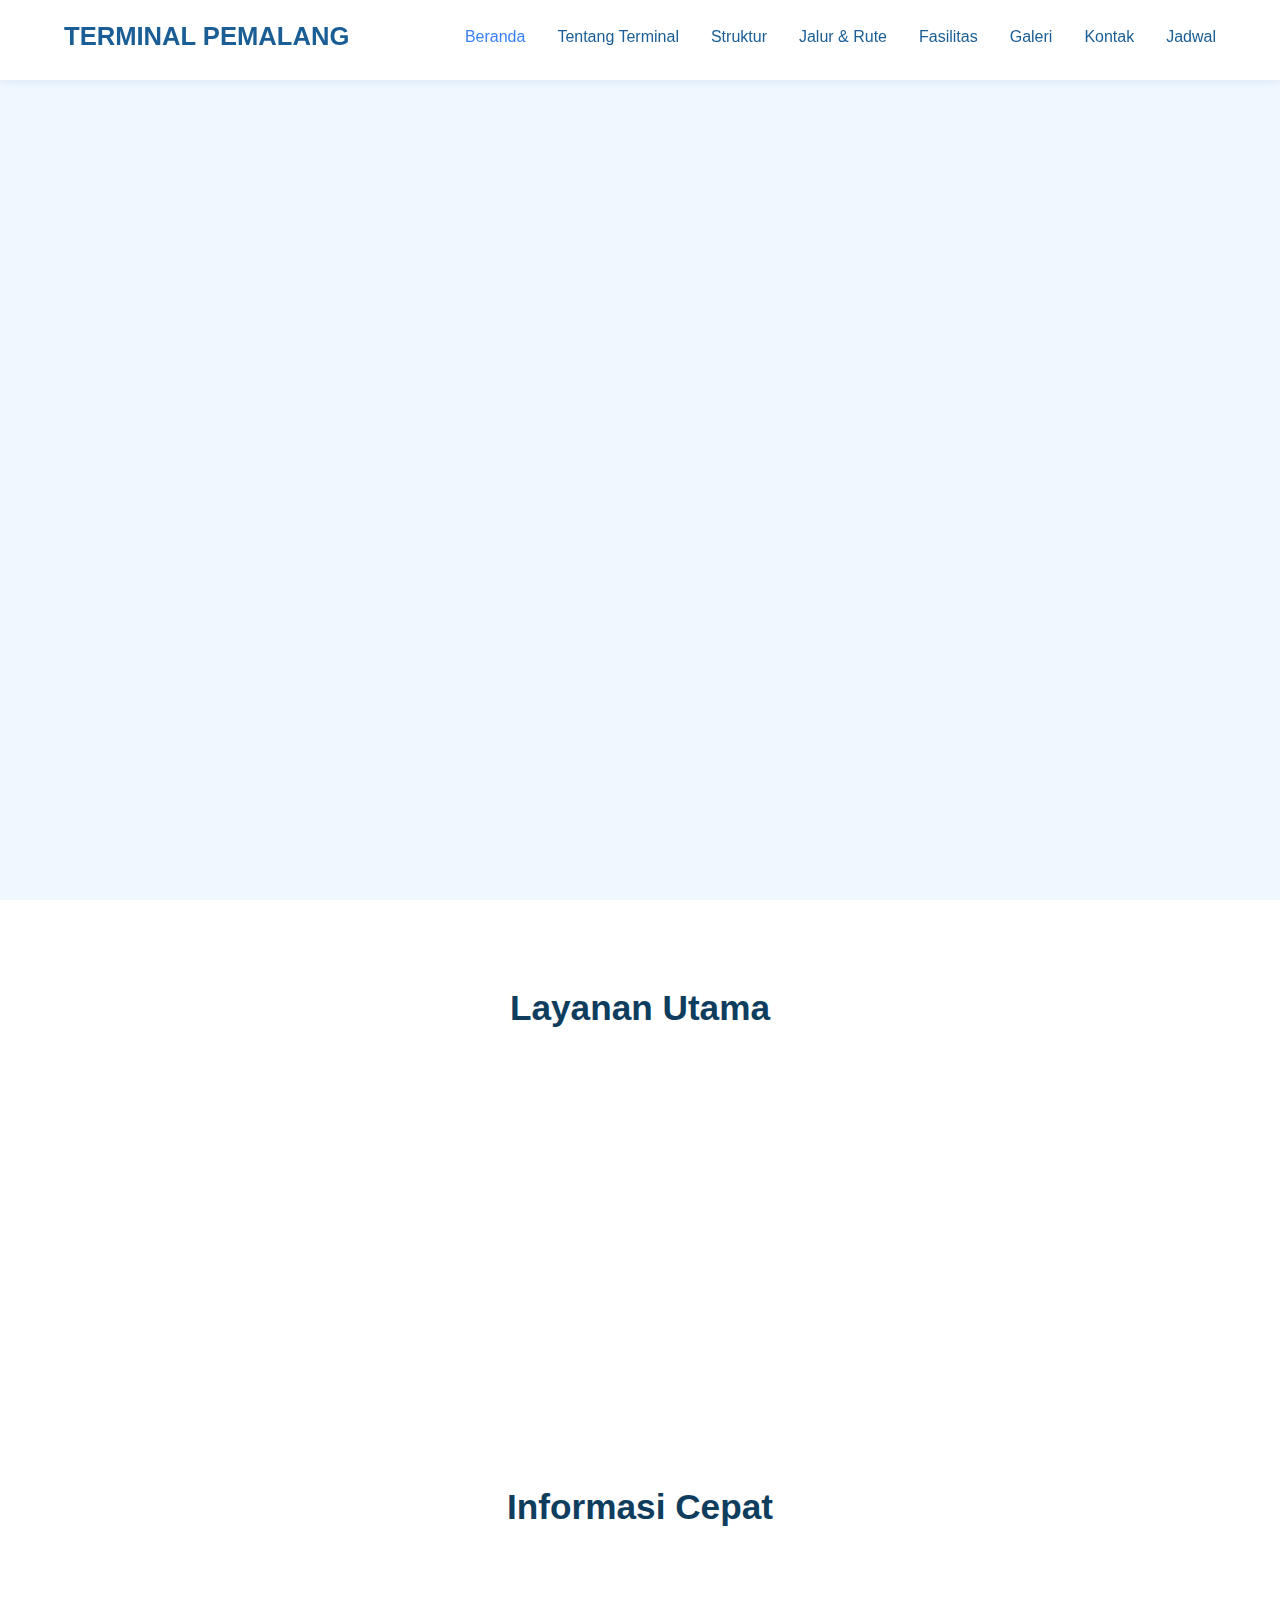
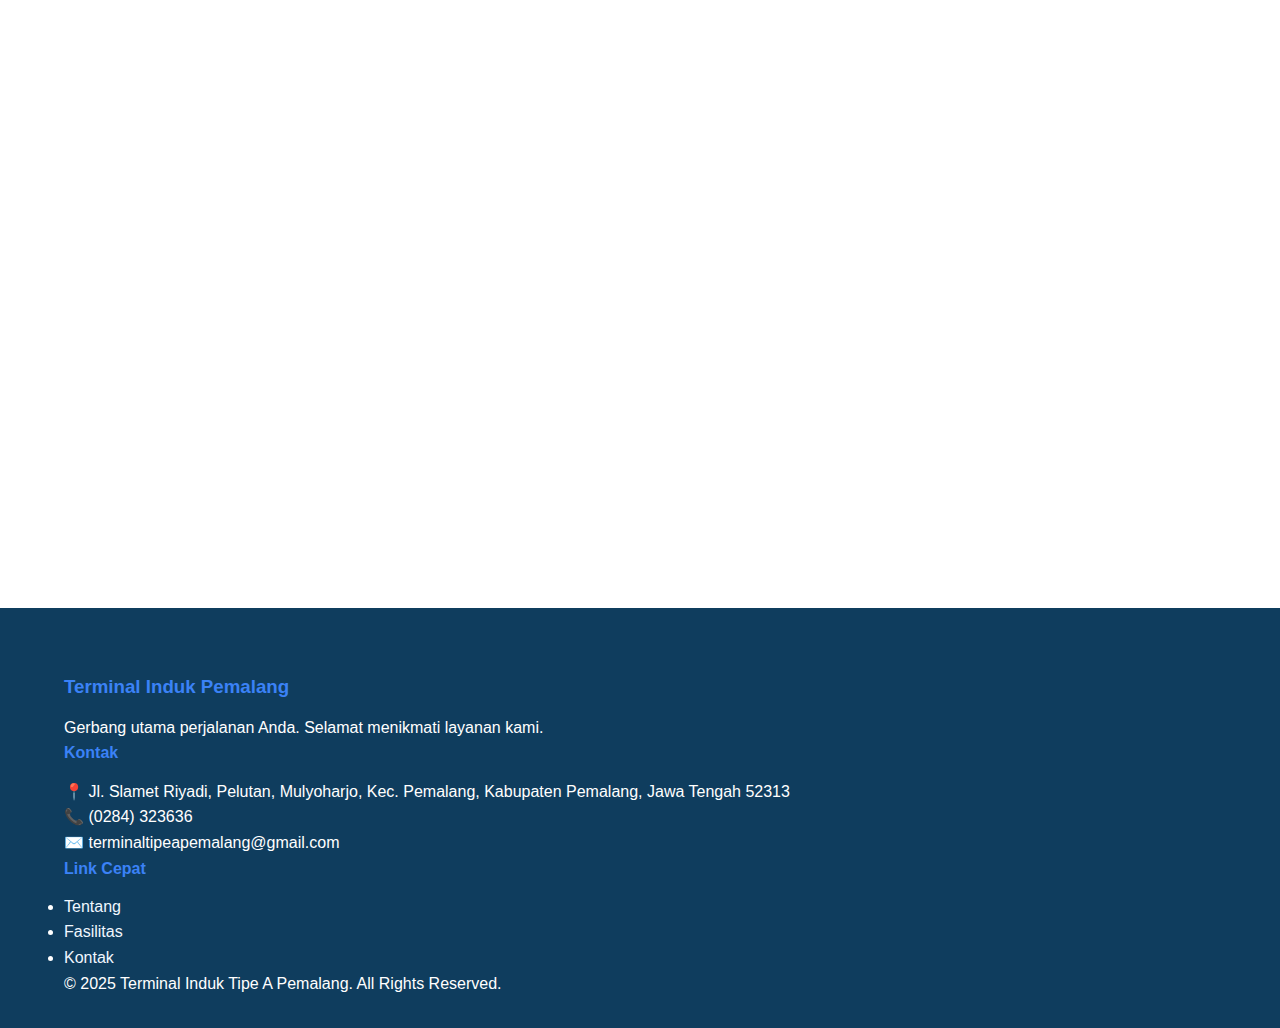
<file: index.html>
<!DOCTYPE html>
<html lang="id">
<head>
    <meta charset="UTF-8">
    <meta name="viewport" content="width=device-width, initial-scale=1.0">
    <title>Terminal Induk Tipe A Pemalang</title>
    <link rel="stylesheet" href="assets/css/style.css">
</head>
<body>
    <nav class="navbar">
        <div class="container">
            <div class="nav-content"> 
                <div class="nav-brand">
                    <h2>TERMINAL PEMALANG</h2>
                </div>
                <button class="nav-toggle" id="navToggle">
                    <span></span>
                    <span></span>
                    <span></span>
                </button>
                <ul class="nav-menu" id="navMenu">
                    <li><a href="index.html" class="active">Beranda</a></li>
                    <li><a href="pages/about.html">Tentang Terminal</a></li>
                    <li><a href="pages/visi-misi.html">Struktur</a></li>
                    <li><a href="pages/organisasi.html">Jalur & Rute</a></li>
                    <li><a href="pages/layanan.html">Fasilitas</a></li>
                    <li><a href="pages/galeri.html">Galeri</a></li>
                    <li><a href="pages/kontak.html">Kontak</a></li>
                    <li><a href="pages/jadwal_bus.html">Jadwal</a></li>
                </ul>
            </div>
        </div>
    </nav>

    <section class="hero">
        <div class="bubbles">
            <div class="bubble"></div>
            <div class="bubble"></div>
            <div class="bubble"></div>
            <div class="bubble"></div>
            <div class="bubble"></div>
            <div class="bubble"></div>
        </div>
        <div class="hero-content">
            <h1 class="fade-in">Selamat Datang di</h1>
            <h2 class="fade-in-delay">Terminal Induk Tipe A Pemalang</h2>
            <p class="fade-in-delay-2">Pusat Transportasi yang Aman, Nyaman, dan Terintegrasi</p>
            <a href="pages/jadwal_bus.html" class="btn-primary fade-in-delay-3">Lihat Jadwal Bus</a>
        </div>
        <div class="scroll-indicator">
            <div class="mouse"></div>
        </div>
    </section>

    <section class="highlight">
        <div class="container">
            <h2 class="section-title">Layanan Utama</h2>
            <div class="highlight-grid">
                <div class="highlight-card" data-animate>
                    <div class="icon">🚌</div> <h3>Keberangkatan Tepat</h3>
                    <p>Informasi jadwal bus AKAP dan AKDP yang akurat dan real-time</p>
                </div>
                <div class="highlight-card" data-animate>
                    <div class="icon">♿</div> <h3>Fasilitas Nyaman</h3>
                    <p>Toilet bersih, ruang tunggu AC, dan aksesibilitas untuk semua penumpang</p>
                </div>
                <div class="highlight-card" data-animate>
                    <div class="icon">🚨</div> <h3>Keamanan Terjamin</h3>
                    <p>Area terminal yang dipantau 24 jam dengan petugas yang sigap</p>
                </div>
            </div>
        </div>
    </section>

    <section class="menu-section">
        <div class="container">
            <h2 class="section-title">Informasi Cepat</h2>
            <div class="menu-grid">
                <a href="pages/about.html" class="menu-card" data-animate>
                    <div class="menu-icon">🏢</div>
                    <h3>Profil Terminal</h3>
                    <p>Sejarah dan peran Terminal Induk Pemalang</p>
                </a>
                <a href="pages/visi-misi.html" class="menu-card" data-animate>
                    <div class="menu-icon">👥</div>
                    <h3>Struktur Organisasi</h3>
                    <p>Pengelola dan kontak penting Terminal</p>
                </a>
                <a href="pages/organisasi.html" class="menu-card" data-animate>
                    <div class="menu-icon">🗺️</div>
                    <h3>Daftar Rute</h3>
                    <p>Informasi rute bus antar kota dan provinsi</p>
                </a>
                <a href="pages/layanan.html" class="menu-card" data-animate>
                    <div class="menu-icon">🍽️</div>
                    <h3>Fasilitas</h3>
                    <p>Daftar lengkap fasilitas yang tersedia</p>
                </a>
                <a href="pages/galeri.html" class="menu-card" data-animate>
                    <div class="menu-icon">📸</div>
                    <h3>Galeri Kegiatan</h3>
                    <p>Dokumentasi operasional dan kegiatan terminal</p>
                </a>
                <a href="pages/kontak.html" class="menu-card" data-animate>
                    <div class="menu-icon">📞</div>
                    <h3>Hubungi Kami</h3>
                    <p>Layanan informasi dan pengaduan</p>
                </a>
            </div>
        </div>
    </section>

    <footer class="footer">
        <div class="wave-footer"></div>
        <div class="container">
            <div class="footer-content">
                <div class="footer-section">
                    <h3>Terminal Induk Pemalang</h3>
                    <p>Gerbang utama perjalanan Anda. Selamat menikmati layanan kami.</p>
                </div>
                <div class="footer-section">
                    <h4>Kontak</h4>
                    <p>📍 Jl. Slamet Riyadi, Pelutan, Mulyoharjo, Kec. Pemalang, Kabupaten Pemalang, Jawa Tengah 52313</p>
                    <p>📞 (0284) 323636</p>
                    <p>✉️ terminaltipeapemalang@gmail.com</p>
                </div>
                <div class="footer-section">
                    <h4>Link Cepat</h4>
                    <ul>
                        <li><a href="pages/about.html">Tentang</a></li>
                        <li><a href="pages/layanan.html">Fasilitas</a></li>
                        <li><a href="pages/kontak.html">Kontak</a></li>
                    </ul>
                </div>
            </div>
            <div class="footer-bottom">
                <p>&copy; 2025 Terminal Induk Tipe A Pemalang. All Rights Reserved.</p>
            </div>
        </div>
    </footer>

    <script src="assets/js/script.js"></script>
</body>
</html>
</file>
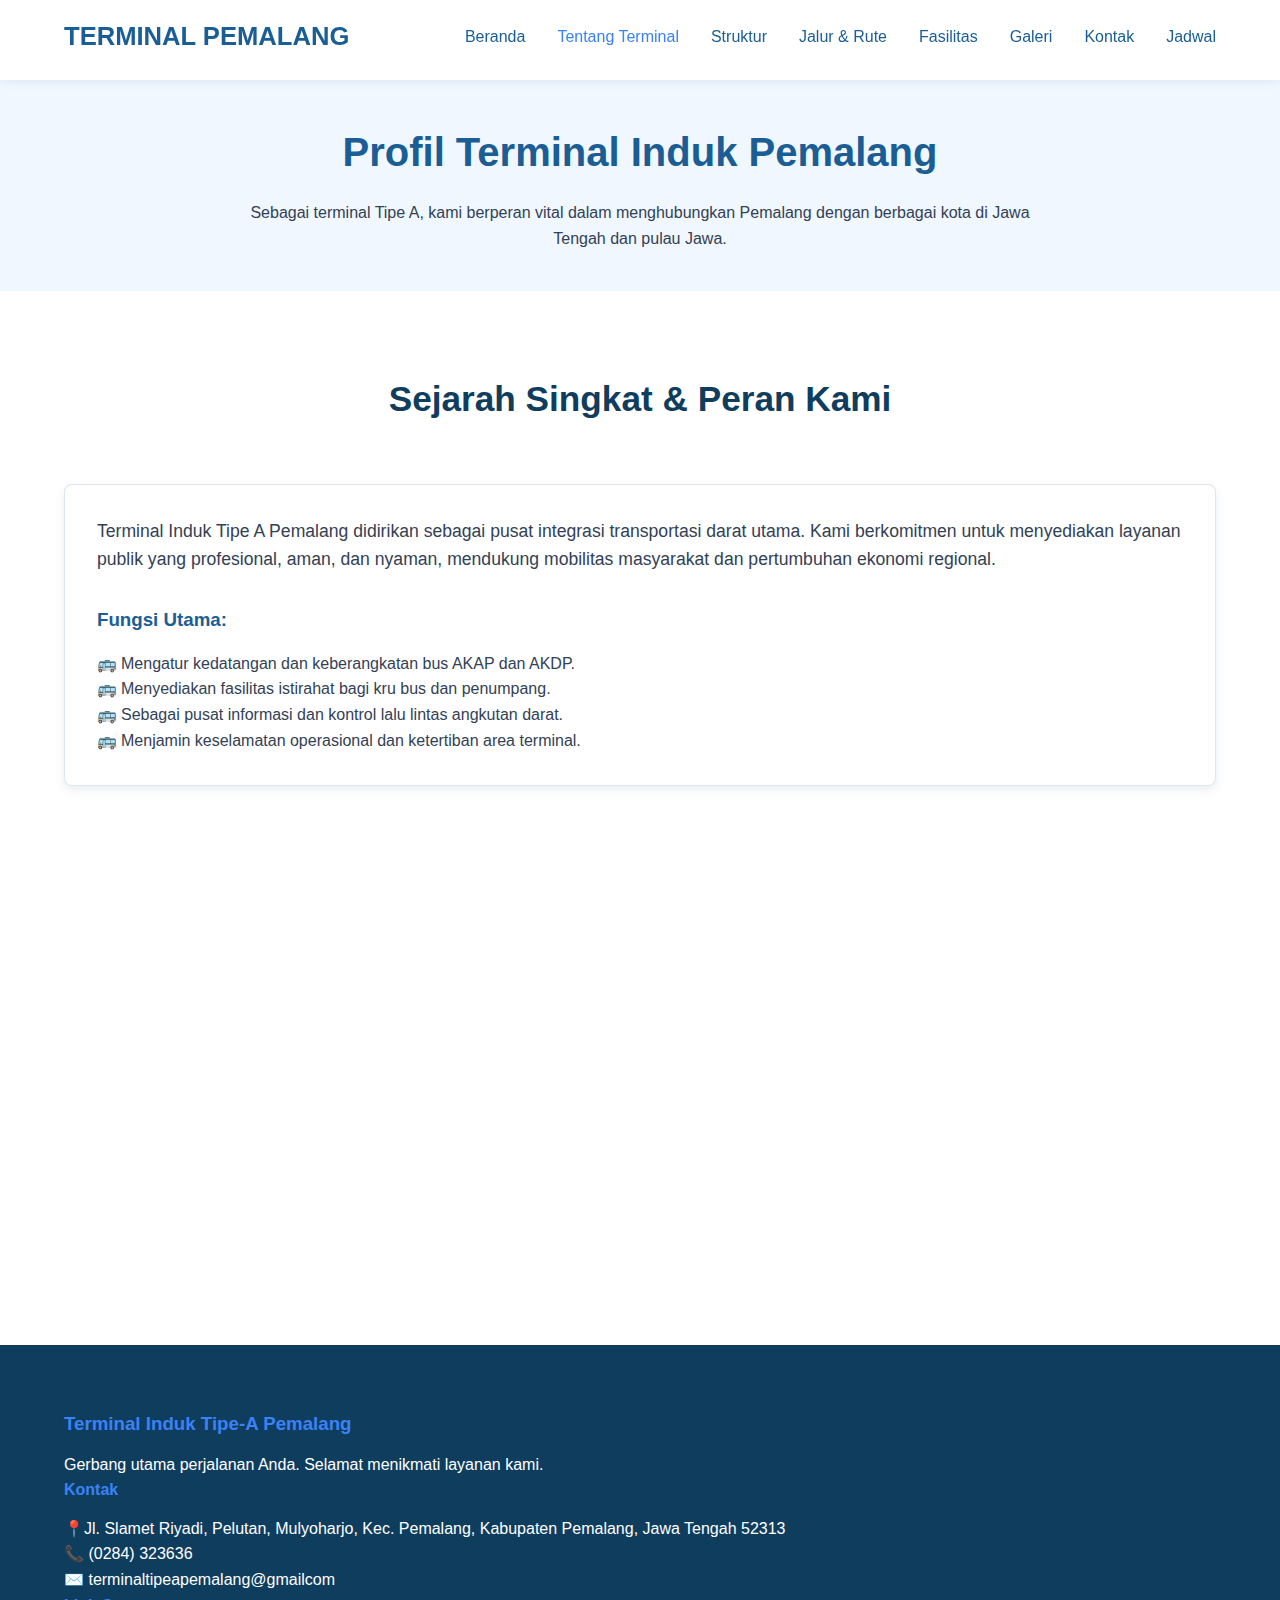
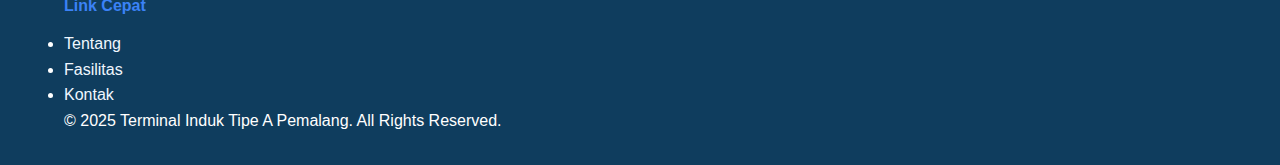
<file: pages/about.html>
<!DOCTYPE html>
<html lang="id">
<head>
    <meta charset="UTF-8">
    <meta name="viewport" content="width=device-width, initial-scale=1.0">
    <title>Tentang - Terminal Induk Tipe A Pemalang</title>
    <link rel="stylesheet" href="../assets/css/style.css">
</head>
<body>
    <nav class="navbar">
        <div class="container">
            <div class="nav-content"> 
                <div class="nav-brand">
                    <h2>TERMINAL PEMALANG</h2>
                </div>
                <button class="nav-toggle" id="navToggle">
                    <span></span>
                    <span></span>
                    <span></span>
                </button>
                <ul class="nav-menu" id="navMenu">
                    <li><a href="../index.html">Beranda</a></li>
                    <li><a href="about.html" class="active">Tentang Terminal</a></li>
                    <li><a href="visi-misi.html">Struktur</a></li>
                    <li><a href="organisasi.html">Jalur & Rute</a></li>
                    <li><a href="layanan.html">Fasilitas</a></li>
                    <li><a href="galeri.html">Galeri</a></li>
                    <li><a href="kontak.html">Kontak</a></li>
                    <li><a href="jadwal_bus.html">Jadwal</a></li>
                </ul>
            </div>
        </div>
    </nav>

    <section class="page-header">
        <div class="container">
            <h1>Profil Terminal Induk Pemalang</h1>
            <p data-animate>Sebagai terminal Tipe A, kami berperan vital dalam menghubungkan Pemalang dengan berbagai kota di Jawa Tengah dan pulau Jawa.</p>
        </div>
    </section>

    <section class="page-content">
        <div class="container">
            <h2 class="section-title" data-animate>Sejarah Singkat & Peran Kami</h2>

            <div class="info-card" data-animate>
                <p style="font-size: 1.1rem;">Terminal Induk Tipe A Pemalang didirikan sebagai pusat integrasi transportasi darat utama. Kami berkomitmen untuk menyediakan layanan publik yang profesional, aman, dan nyaman, mendukung mobilitas masyarakat dan pertumbuhan ekonomi regional.</p>
                
                <h3 style="margin-top: 2rem; color: var(--primary);">Fungsi Utama:</h3>
                <ul style="margin-top: 1rem; list-style-type: '🚌 '; padding-left: 1.5rem;">
                    <li>Mengatur kedatangan dan keberangkatan bus AKAP dan AKDP.</li>
                    <li>Menyediakan fasilitas istirahat bagi kru bus dan penumpang.</li>
                    <li>Sebagai pusat informasi dan kontrol lalu lintas angkutan darat.</li>
                    <li>Menjamin keselamatan operasional dan ketertiban area terminal.</li>
                </ul>
            </div>

            <h2 class="section-title" style="margin-top: 4rem;" data-animate>Fokus Layanan</h2>
            <div class="highlight-grid">
                
                <div class="highlight-card" data-animate>
                    <div class="icon">🛣️</div>
                    <h3>Integrasi Transportasi</h3>
                    <p>Menghubungkan jaringan bus regional dengan layanan transportasi lokal.</p>
                </div>

                <div class="highlight-card" data-animate>
                    <div class="icon">🛡️</div>
                    <h3>Keselamatan & Keamanan</h3>
                    <p>Pengecekan kelaikan bus rutin dan pengawasan area terminal 24 jam.</p>
                </div>

                <div class="highlight-card" data-animate>
                    <div class="icon">⭐</div>
                    <h3>Pelayanan Prima</h3>
                    <p>Mengutamakan kenyamanan penumpang melalui fasilitas modern dan petugas ramah.</p>
                </div>
            </div>

        </div>
    </section>

    <footer class="footer">
        <div class="wave-footer"></div>
        <div class="container">
            <div class="footer-content">
                <div class="footer-section"><h3>Terminal Induk Tipe-A Pemalang</h3><p>Gerbang utama perjalanan Anda. Selamat menikmati layanan kami.</p></div>
                <div class="footer-section"><h4>Kontak</h4><p>📍Jl. Slamet Riyadi, Pelutan, Mulyoharjo, Kec. Pemalang, Kabupaten Pemalang, Jawa Tengah 52313</p><p>📞 (0284) 323636</p><p>✉️ terminaltipeapemalang@gmailcom</p></div>
                <div class="footer-section"><h4>Link Cepat</h4><ul><li><a href="about.html">Tentang</a></li><li><a href="layanan.html">Fasilitas</a></li><li><a href="kontak.html">Kontak</a></li></ul></div>
            </div>
            <div class="footer-bottom"><p>&copy; 2025 Terminal Induk Tipe A Pemalang. All Rights Reserved.</p></div>
        </div>
    </footer>

    <script src="../assets/js/script.js"></script>
</body>
</html>
</file>
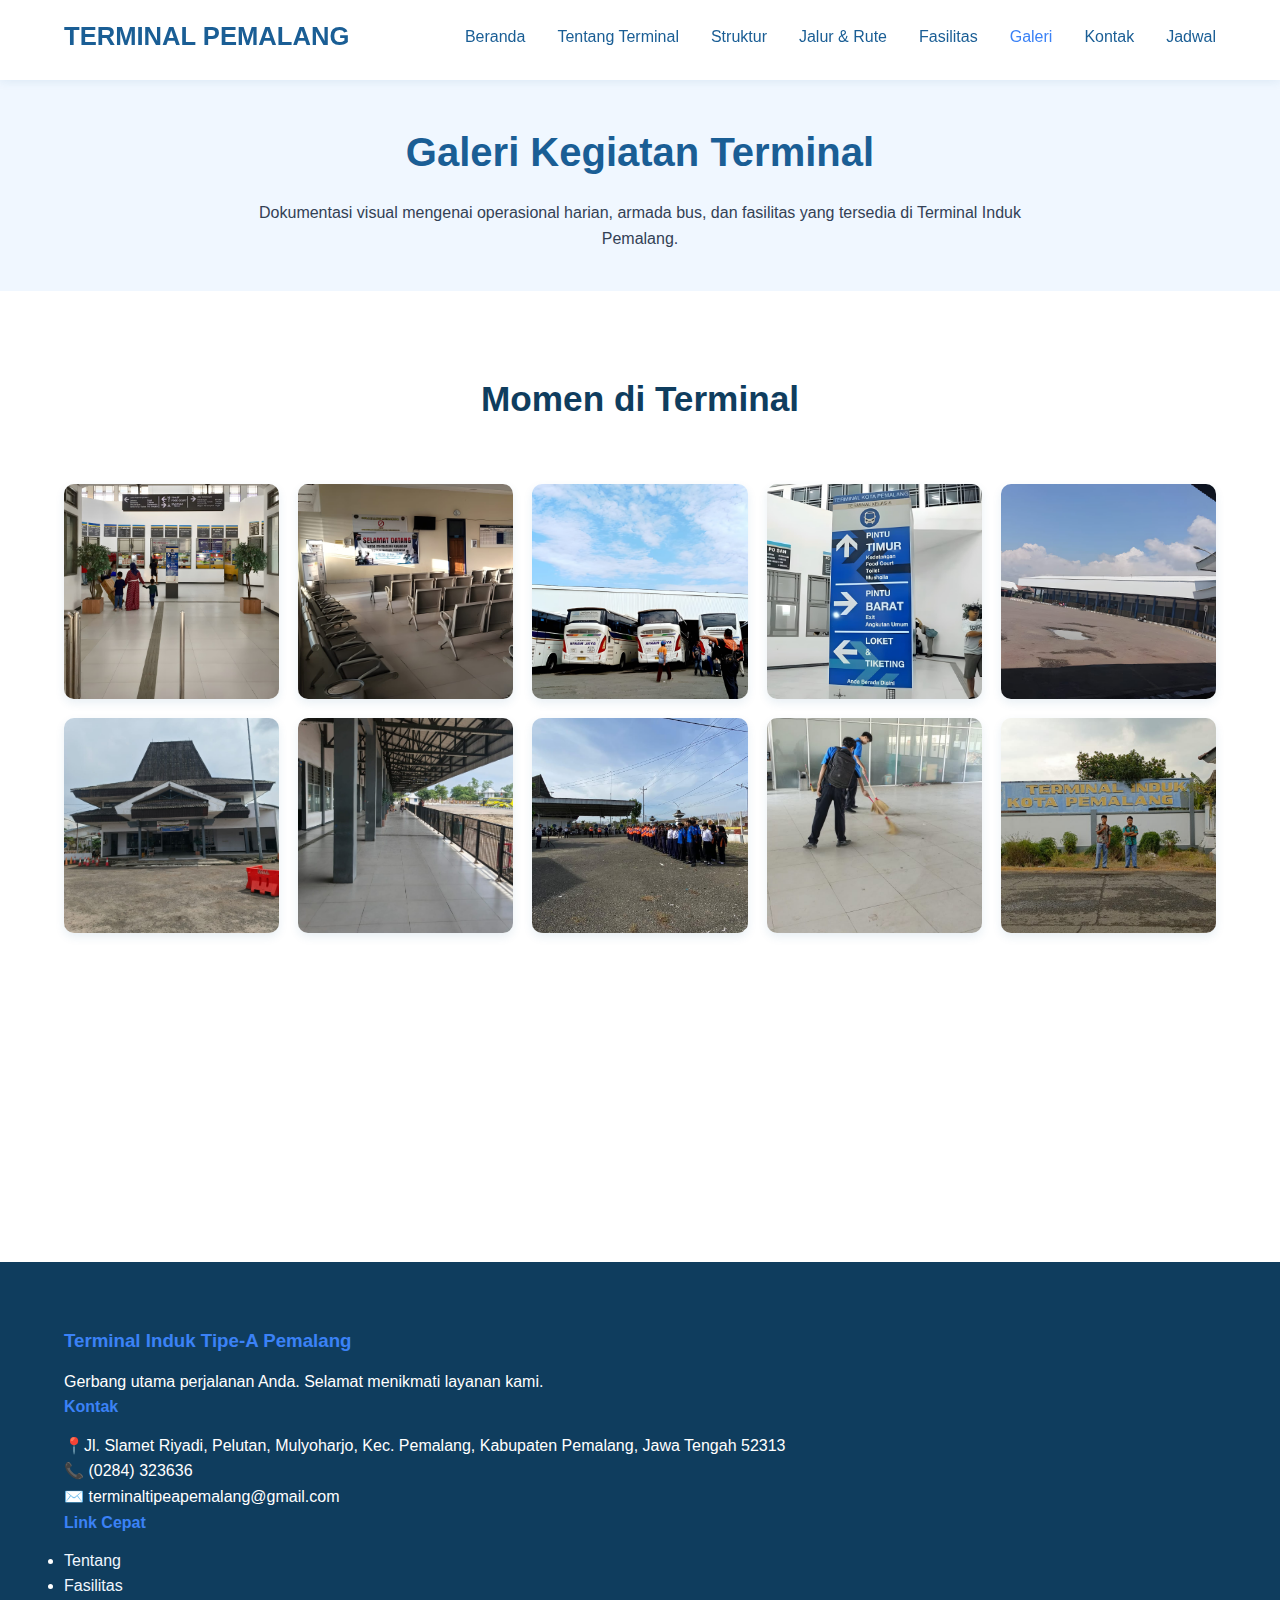
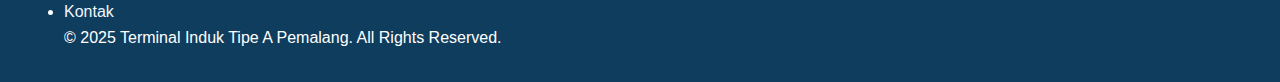
<file: pages/galeri.html>
<!DOCTYPE html>
<html lang="id">

<head>
    <meta charset="UTF-8">
    <meta name="viewport" content="width=device-width, initial-scale=1.0">
    <title>Galeri - Terminal Induk Tipe A Pemalang</title>
    <link rel="stylesheet" href="../assets/css/style.css">
</head>

<body>
    <nav class="navbar">
        <div class="container">
            <div class="nav-content">
                <div class="nav-brand">
                    <h2>TERMINAL PEMALANG</h2>
                </div>
                <button class="nav-toggle" id="navToggle">
                    <span></span>
                    <span></span>
                    <span></span>
                </button>
                <ul class="nav-menu" id="navMenu">
                    <li><a href="../index.html">Beranda</a></li>
                    <li><a href="about.html">Tentang Terminal</a></li>
                    <li><a href="visi-misi.html">Struktur</a></li>
                    <li><a href="organisasi.html">Jalur & Rute</a></li>
                    <li><a href="layanan.html">Fasilitas</a></li>
                    <li><a href="galeri.html" class="active">Galeri</a></li>
                    <li><a href="kontak.html">Kontak</a></li>
                    <li><a href="jadwal_bus.html">Jadwal</a></li>
                </ul>
            </div>
        </div>
    </nav>

    <section class="page-header">
        <div class="container">
            <h1>Galeri Kegiatan Terminal</h1>
            <p data-animate>Dokumentasi visual mengenai operasional harian, armada bus, dan fasilitas yang tersedia di
                Terminal Induk Pemalang.</p>
        </div>
    </section>

    <section class="page-content">
        <div class="container">
            <h2 class="section-title" data-animate>Momen di Terminal</h2>

            <div class="gallery-grid">
                <div class="gallery-item image-bg" data-animate data-url="assets/img/kedatangan.jpg"
                    alt="Area Kedatangan Bus"></div>
                <div class="gallery-item image-bg" data-animate data-url="assets/img/ruang_tunggu.jpg"
                    alt="Ruang Tunggu"></div>
                <div class="gallery-item image-bg" data-animate data-url="assets/img/bus_akap.jpg" alt="Bus AKAP"></div>
                <div class="gallery-item image-bg" data-animate data-url="assets/img/rute.jpg" alt="Peta Rute"></div>
                <div class="gallery-item image-bg" data-animate data-url="assets/img/parkir_bus.jpg" alt="Loket Tiket">
                </div>
                <div class="gallery-item image-bg" data-animate data-url="assets/img/halaman.jpg"
                    alt="Fasilitas Kesehatan"></div>
                <div class="gallery-item image-bg" data-animate data-url="assets/img/tengah.jpeg" alt="Petugas Layanan">
                </div>
                <div class="gallery-item image-bg" data-animate data-url="assets/img/a.jpg" alt="Area Parkir"></div>
                <div class="gallery-item image-bg" data-animate data-url="assets/img/b.jpeg" alt="Area Parkir"></div>
                <div class="gallery-item image-bg" data-animate data-url="assets/img/c.jpeg" alt="Area Parkir"></div>
            </div>
        </div>
        <div class="text-center" style="margin-top: 4rem;" data-animate>
            <p>Ingin melihat lebih banyak? Kunjungi kami langsung.</p>
            <div style="margin-top: 1.5rem;">
                <a href="kontak.html" class="btn-primary">Kunjungi Kami</a>
            </div>
        </div>
        </div>
    </section>

    <footer class="footer">
        <div class="wave-footer"></div>
        <div class="container">
            <div class="footer-content">
                <div class="footer-section">
                    <h3>Terminal Induk Tipe-A Pemalang</h3>
                    <p>Gerbang utama perjalanan Anda. Selamat menikmati layanan kami.</p>
                </div>
                <div class="footer-section">
                    <h4>Kontak</h4>
                    <p>📍Jl. Slamet Riyadi, Pelutan, Mulyoharjo, Kec. Pemalang, Kabupaten Pemalang, Jawa Tengah 52313
                    </p>
                    <p>📞 (0284) 323636</p>
                    <p>✉️ terminaltipeapemalang@gmail.com</p>
                </div>
                <div class="footer-section">
                    <h4>Link Cepat</h4>
                    <ul>
                        <li><a href="about.html">Tentang</a></li>
                        <li><a href="layanan.html">Fasilitas</a></li>
                        <li><a href="kontak.html">Kontak</a></li>
                    </ul>
                </div>
            </div>
            <div class="footer-bottom">
                <p>&copy; 2025 Terminal Induk Tipe A Pemalang. All Rights Reserved.</p>
            </div>
        </div>
    </footer>

    <script src="../assets/js/script.js"></script>
</body>

</html>
</file>
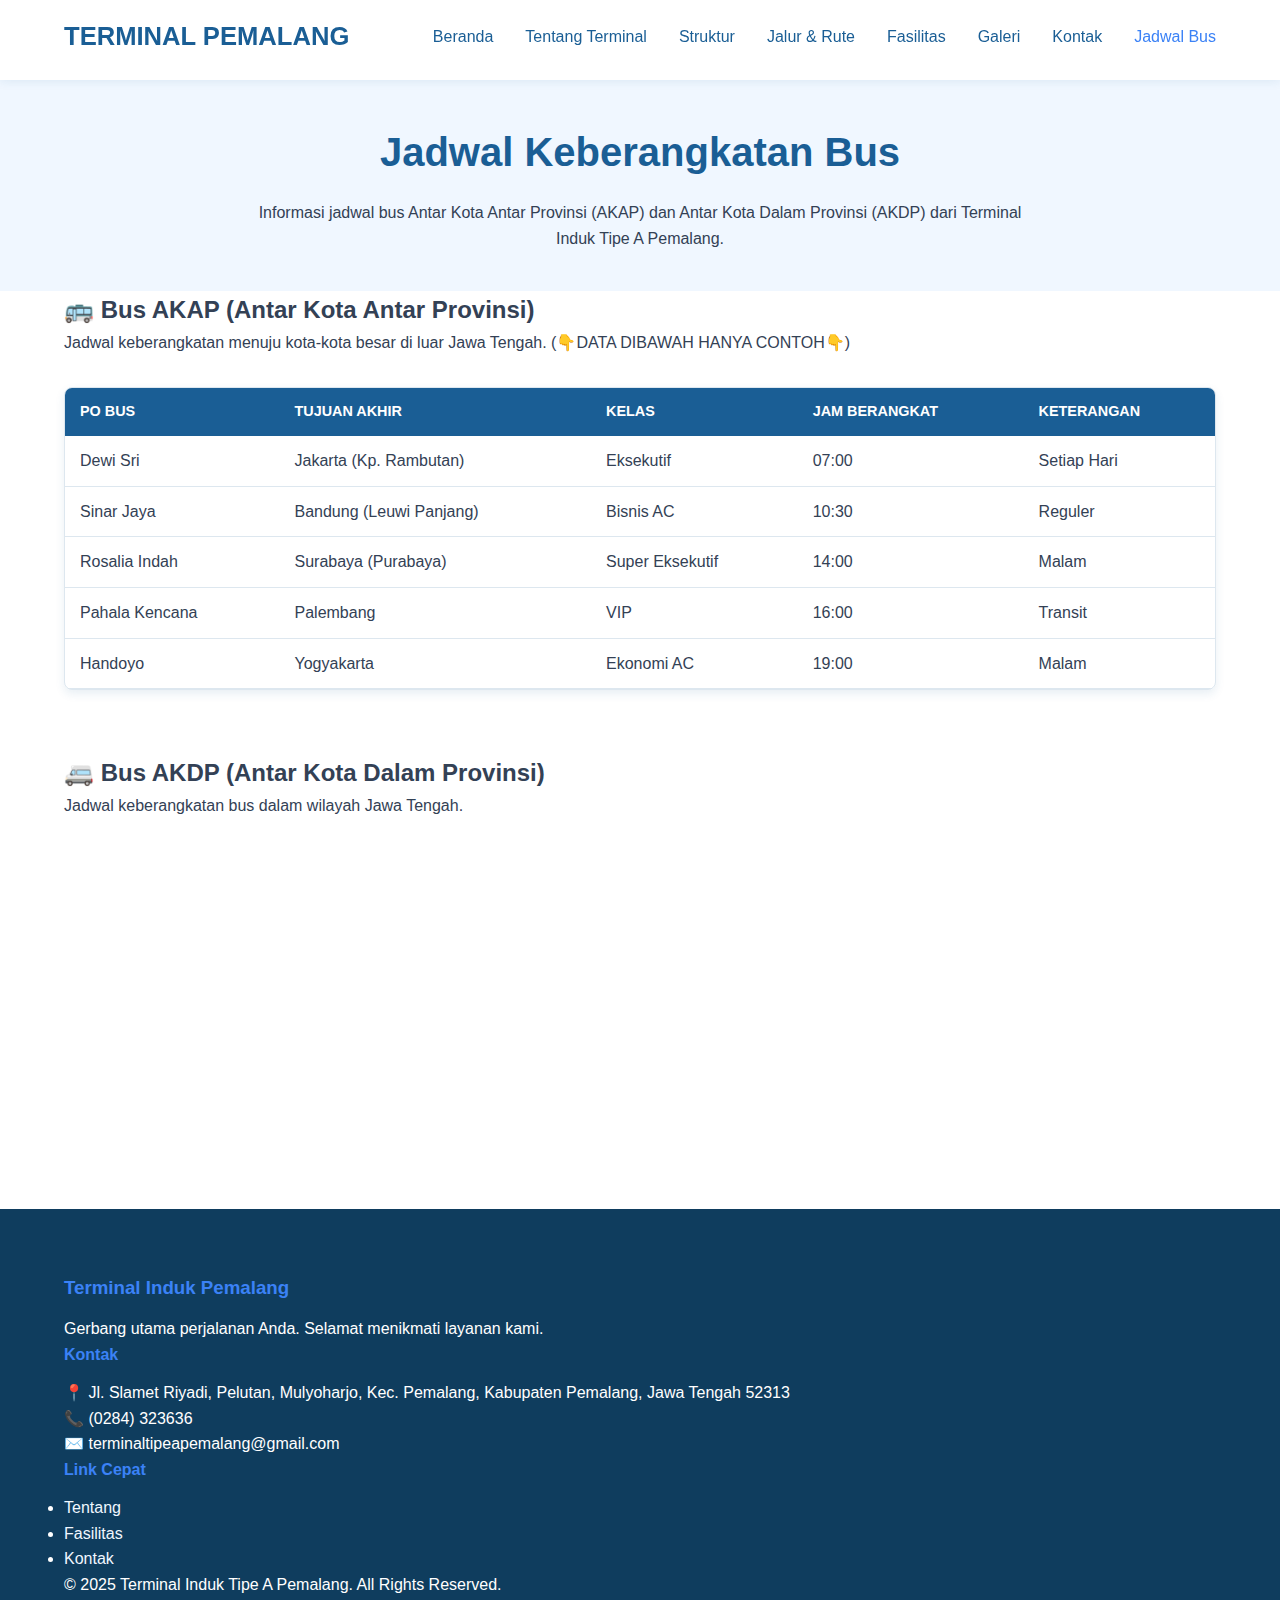
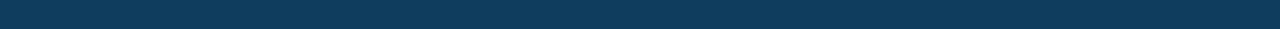
<file: pages/jadwal_bus.html>
<!DOCTYPE html>
<html lang="id">
<head>
    <meta charset="UTF-8">
    <meta name="viewport" content="width=device-width, initial-scale=1.0">
    <title>Jadwal Bus - Terminal Induk Tipe A Pemalang</title>
    <link rel="stylesheet" href="../assets/css/style.css"> 
</head>
<body>
    
    <nav class="navbar">
        <div class="container">
            <div class="nav-content"> 
                <div class="nav-brand">
                    <h2>TERMINAL PEMALANG</h2>
                </div>
                <button class="nav-toggle" id="navToggle">
                    <span></span>
                    <span></span>
                    <span></span>
                </button>
                <ul class="nav-menu" id="navMenu">
                    <li><a href="../index.html">Beranda</a></li>
                    <li><a href="about.html">Tentang Terminal</a></li>
                    <li><a href="visi-misi.html">Struktur</a></li>
                    <li><a href="organisasi.html">Jalur & Rute</a></li>
                    <li><a href="layanan.html">Fasilitas</a></li>
                    <li><a href="galeri.html">Galeri</a></li>
                    <li><a href="kontak.html">Kontak</a></li>
                    <li><a href="jadwal_bus.html" class="active">Jadwal Bus</a></li>
                </ul>
            </div>
        </div>
    </nav>

    <section class="page-header">
        <div class="container">
            <h1>Jadwal Keberangkatan Bus</h1>
            <p>Informasi jadwal bus Antar Kota Antar Provinsi (AKAP) dan Antar Kota Dalam Provinsi (AKDP) dari Terminal Induk Tipe A Pemalang.</p>
        </div>
    </section>

    <section class="content-section">
        <div class="container">
            
            <h2 class="text-center" data-animate>🚌 Bus AKAP (Antar Kota Antar Provinsi)</h2>
            <p class="text-center">Jadwal keberangkatan menuju kota-kota besar di luar Jawa Tengah. (👇DATA DIBAWAH HANYA CONTOH👇)</p>
            
            <div class="card-large" data-animate style="margin-top: 2rem;">
                <div class="table-responsive">
                    <table class="bus-schedule-table">
                        <thead>
                            <tr>
                                <th>PO Bus</th>
                                <th>Tujuan Akhir</th>
                                <th>Kelas</th>
                                <th>Jam Berangkat</th>
                                <th>Keterangan</th>
                            </tr>
                        </thead>
                        <tbody>
                            <tr>
                                <td>Dewi Sri</td>
                                <td>Jakarta (Kp. Rambutan)</td>
                                <td>Eksekutif</td>
                                <td>07:00</td>
                                <td>Setiap Hari</td>
                            </tr>
                            <tr>
                                <td>Sinar Jaya</td>
                                <td>Bandung (Leuwi Panjang)</td>
                                <td>Bisnis AC</td>
                                <td>10:30</td>
                                <td>Reguler</td>
                            </tr>
                            <tr>
                                <td>Rosalia Indah</td>
                                <td>Surabaya (Purabaya)</td>
                                <td>Super Eksekutif</td>
                                <td>14:00</td>
                                <td>Malam</td>
                            </tr>
                            <tr>
                                <td>Pahala Kencana</td>
                                <td>Palembang</td>
                                <td>VIP</td>
                                <td>16:00</td>
                                <td>Transit</td>
                            </tr>
                            <tr>
                                <td>Handoyo</td>
                                <td>Yogyakarta</td>
                                <td>Ekonomi AC</td>
                                <td>19:00</td>
                                <td>Malam</td>
                            </tr>
                        </tbody>
                    </table>
                </div>
            </div>
            
            <h2 class="text-center" style="margin-top: 4rem;" data-animate>🚐 Bus AKDP (Antar Kota Dalam Provinsi)</h2>
            <p class="text-center">Jadwal keberangkatan bus dalam wilayah Jawa Tengah.</p>
            
            <div class="card-large" data-animate style="margin-top: 2rem;">
                 <div class="table-responsive">
                    <table class="bus-schedule-table">
                        <thead>
                            <tr>
                                <th>Trayek</th>
                                <th>Tujuan Akhir</th>
                                <th>Kelas</th>
                                <th>Frekuensi</th>
                                <th>Jam Operasional</th>
                            </tr>
                        </thead>
                        <tbody>
                            <tr>
                                <td>Pemalang - Tegal</td>
                                <td>Tegal (Terminal Kota)</td>
                                <td>Ekonomi</td>
                                <td>Setiap 20-30 menit</td>
                                <td>05:00 - 18:00</td>
                            </tr>
                            <tr>
                                <td>Pemalang - Purwokerto</td>
                                <td>Purwokerto (Bulupitu)</td>
                                <td>Ekonomi AC</td>
                                <td>Setiap 1-2 jam</td>
                                <td>06:00 - 17:00</td>
                            </tr>
                            <tr>
                                <td>Pemalang - Semarang</td>
                                <td>Semarang (Mangkang)</td>
                                <td>Patas AC</td>
                                <td>08:00, 13:00, 18:00</td>
                                <td>Reguler</td>
                            </tr>
                        </tbody>
                    </table>
                </div>
                <div class="note-info" data-animate>
                    <p><strong>Penting:</strong> Jadwal yang tertera adalah estimasi. Selalu konfirmasi jam keberangkatan terkini langsung kepada petugas terminal atau PO Bus terkait. Angka **(+1)** menunjukkan tiba pada hari berikutnya.</p>
                </div>
            </div>
            
        </div>
    </section>

    <footer class="footer">
        <div class="wave-footer"></div>
        <div class="container">
            <div class="footer-content">
                <div class="footer-section">
                    <h3>Terminal Induk Pemalang</h3>
                    <p>Gerbang utama perjalanan Anda. Selamat menikmati layanan kami.</p>
                </div>
                <div class="footer-section">
                    <h4>Kontak</h4>
                    <p>📍 Jl. Slamet Riyadi, Pelutan, Mulyoharjo, Kec. Pemalang, Kabupaten Pemalang, Jawa Tengah 52313</p>
                    <p>📞 (0284) 323636</p>
                    <p>✉️ terminaltipeapemalang@gmail.com</p>
                </div>
                <div class="footer-section">
                    <h4>Link Cepat</h4>
                    <ul>
                        <li><a href="about.html">Tentang</a></li>
                        <li><a href="layanan.html">Fasilitas</a></li>
                        <li><a href="kontak.html">Kontak</a></li>
                    </ul>
                </div>
            </div>
            <div class="footer-bottom">
                <p>&copy; 2025 Terminal Induk Tipe A Pemalang. All Rights Reserved.</p>
            </div>
        </div>
    </footer>

    <script src="../assets/js/script.js"></script> 
</body>
</html>
</file>
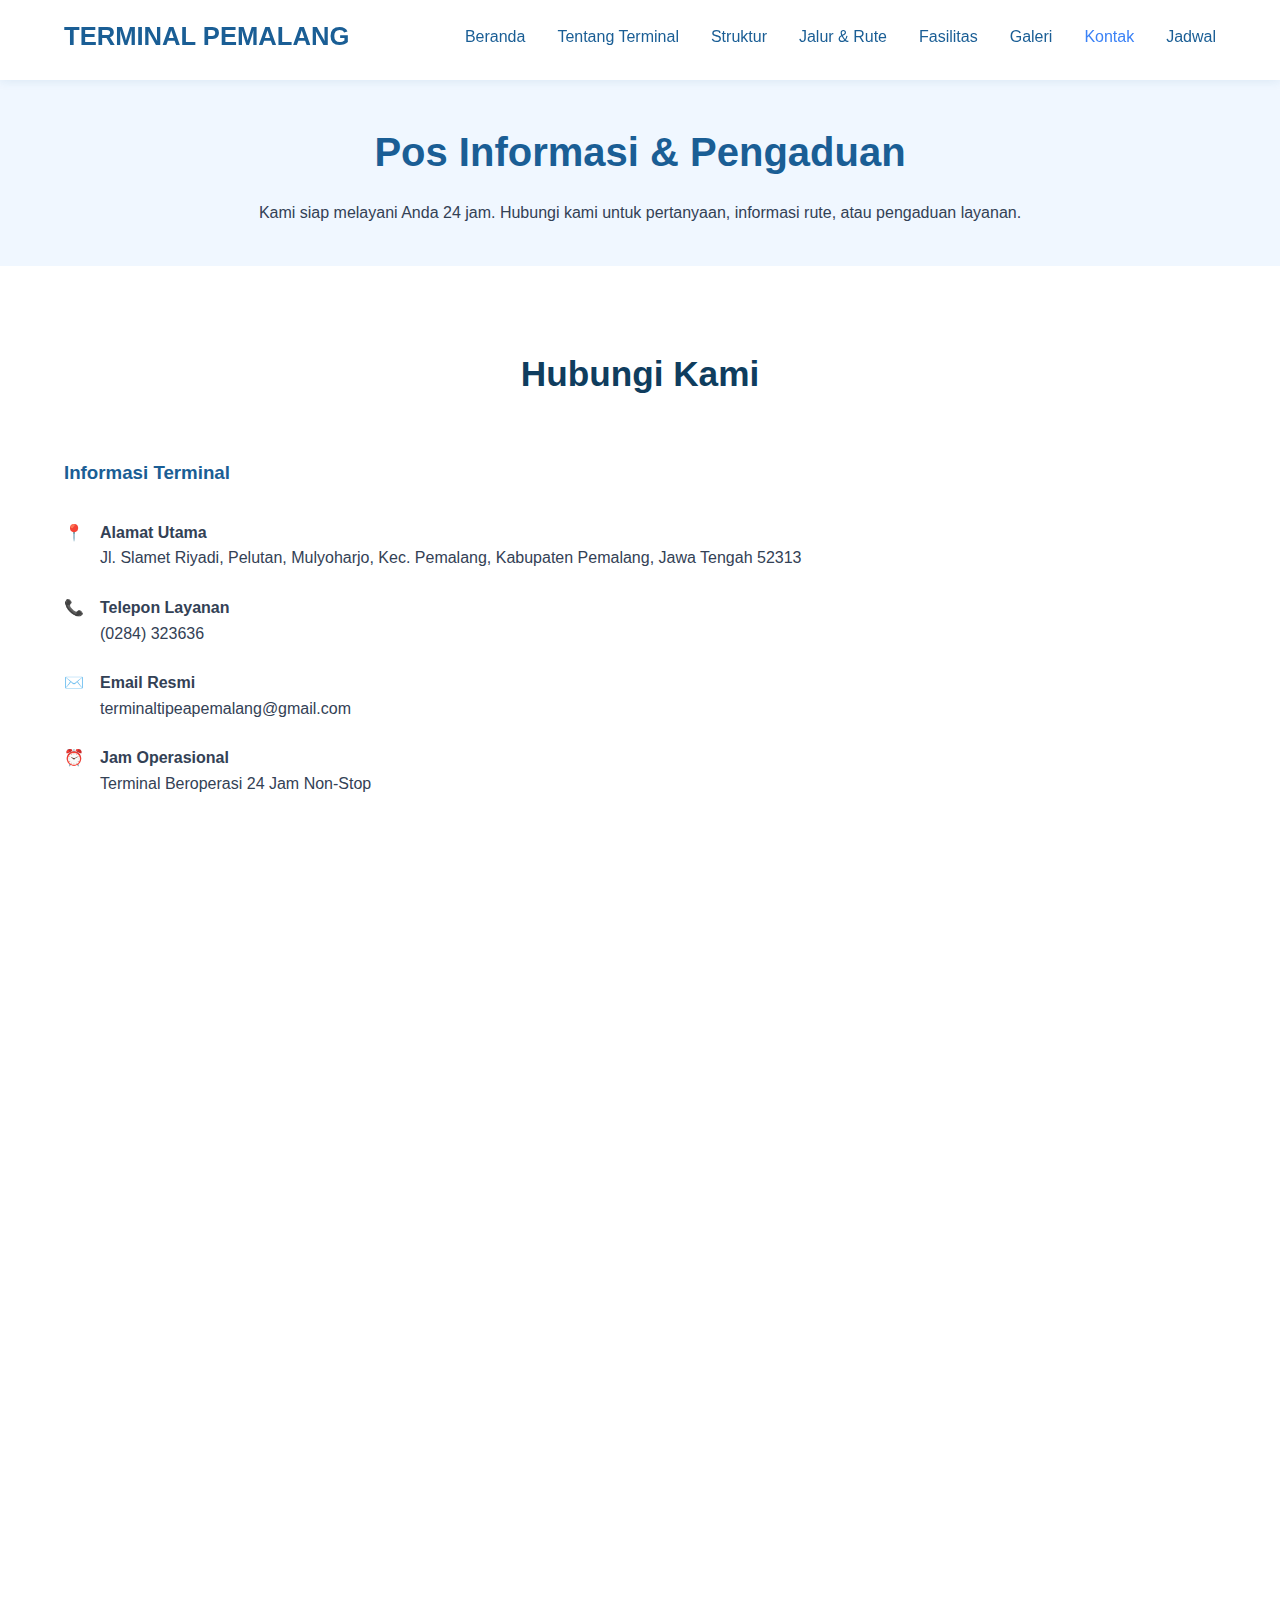
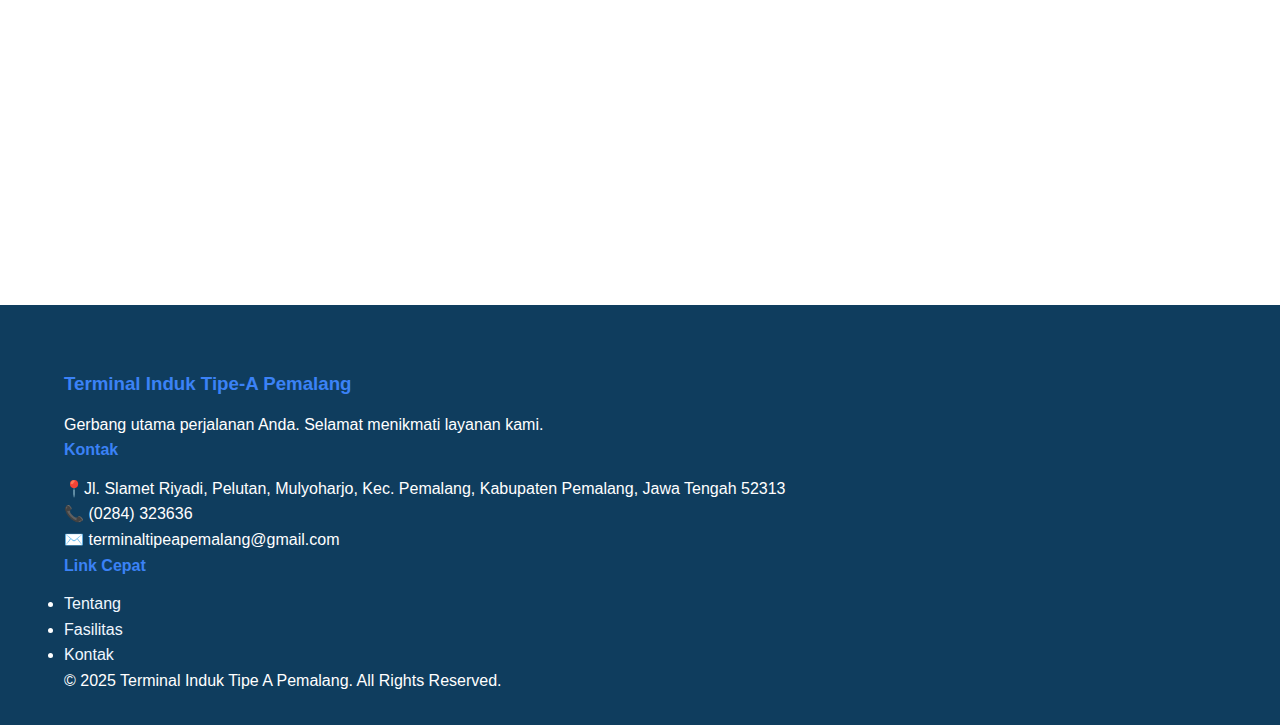
<file: pages/kontak.html>
<!DOCTYPE html>
<html lang="id">
<head>
    <meta charset="UTF-8">
    <meta name="viewport" content="width=device-width, initial-scale=1.0">
    <title>Kontak - Terminal Induk Tipe A Pemalang</title>
    <link rel="stylesheet" href="../assets/css/style.css">
</head>
<body>
    <nav class="navbar">
        <div class="container">
            <div class="nav-content"> 
                <div class="nav-brand">
                    <h2>TERMINAL PEMALANG</h2>
                </div>
                <button class="nav-toggle" id="navToggle">
                    <span></span>
                    <span></span>
                    <span></span>
                </button>
                <ul class="nav-menu" id="navMenu">
                    <li><a href="../index.html">Beranda</a></li>
                    <li><a href="about.html">Tentang Terminal</a></li>
                    <li><a href="visi-misi.html">Struktur</a></li>
                    <li><a href="organisasi.html">Jalur & Rute</a></li>
                    <li><a href="layanan.html">Fasilitas</a></li>
                    <li><a href="galeri.html">Galeri</a></li>
                    <li><a href="kontak.html" class="active">Kontak</a></li>
                    <li><a href="jadwal_bus.html">Jadwal</a></li>
                </ul>
            </div>
        </div>
    </nav>

    <section class="page-header">
        <div class="container">
            <h1>Pos Informasi & Pengaduan</h1>
            <p data-animate>Kami siap melayani Anda 24 jam. Hubungi kami untuk pertanyaan, informasi rute, atau pengaduan layanan.</p>
        </div>
    </section>

    <section class="page-content">
        <div class="container">
            <h2 class="section-title" data-animate>Hubungi Kami</h2>

            <div class="contact-grid">
                
                <div class="contact-info" data-animate>
                    <h3 style="color: var(--primary);">Informasi Terminal</h3>
                    <div class="info-item" style="margin-top: 2rem;">
                        <span class="icon">📍</span>
                        <div>
                            <h4>Alamat Utama</h4>
                            <p>Jl. Slamet Riyadi, Pelutan, Mulyoharjo, Kec. Pemalang, Kabupaten Pemalang, Jawa Tengah 52313</p>
                        </div>
                    </div>
                    <div class="info-item">
                        <span class="icon">📞</span>
                        <div>
                            <h4>Telepon Layanan</h4>
                            <p>(0284) 323636</p>
                        </div>
                    </div>
                    <div class="info-item">
                        <span class="icon">✉️</span>
                        <div>
                            <h4>Email Resmi</h4>
                            <p>terminaltipeapemalang@gmail.com</p>
                        </div>
                    </div>
                    <div class="info-item">
                        <span class="icon">⏰</span>
                        <div>
                            <h4>Jam Operasional</h4>
                            <p>Terminal Beroperasi 24 Jam Non-Stop</p>
                        </div>
                    </div>
                </div>

                <div class="contact-card" data-animate>
                    <h3 style="color: var(--primary); margin-bottom: 1.5rem;">Kirim Pesan/Pengaduan</h3>
                    <form id="contactForm" class="contact-form">
                        <input type="text" id="name" placeholder="Nama Lengkap" required>
                        <input type="email" id="email" placeholder="Email Anda" required>
                        <input type="text" id="subject" placeholder="Subjek Pesan (Contoh: Pengaduan Fasilitas)" required>
                        <textarea id="message" rows="5" placeholder="Pesan atau Detail Pengaduan Anda" required></textarea>
                        <button type="submit" class="btn-primary">Kirim Pesan</button>
                    </form>
                </div>
            </div>

            <div class="map-container" style="margin-top: 4rem;" data-animate>
                <iframe src="https://www.google.com/maps/embed?pb=!1m18!1m12!1m3!1d3960.6775693051934!2d109.39007421477286!3d-6.929837993359367!2m3!1f0!2f0!3f0!3m2!1i1024!2i768!4f13.1!3m3!1m2!1s0x2e6f98e154823521%3A0x629553018e6e5a6a!2sTerminal%20Induk%20Pemalang!5e0!3m2!1sen!2sid!4v1675787680000!5m2!1sen!2sid" allowfullscreen="" loading="lazy"></iframe>
            </div>

        </div>
    </section>

   <footer class="footer">
        <div class="wave-footer"></div>
        <div class="container">
            <div class="footer-content">
                <div class="footer-section"><h3>Terminal Induk Tipe-A Pemalang</h3><p>Gerbang utama perjalanan Anda. Selamat menikmati layanan kami.</p></div>
                <div class="footer-section"><h4>Kontak</h4><p>📍Jl. Slamet Riyadi, Pelutan, Mulyoharjo, Kec. Pemalang, Kabupaten Pemalang, Jawa Tengah 52313</p><p>📞 (0284) 323636</p><p>✉️ terminaltipeapemalang@gmail.com</p></div>
                <div class="footer-section"><h4>Link Cepat</h4><ul><li><a href="about.html">Tentang</a></li><li><a href="layanan.html">Fasilitas</a></li><li><a href="kontak.html">Kontak</a></li></ul></div>
            </div>
            <div class="footer-bottom"><p>&copy; 2025 Terminal Induk Tipe A Pemalang. All Rights Reserved.</p></div>
        </div>
    </footer>

    <script src="../assets/js/script.js"></script>
</body>
</html>
</file>
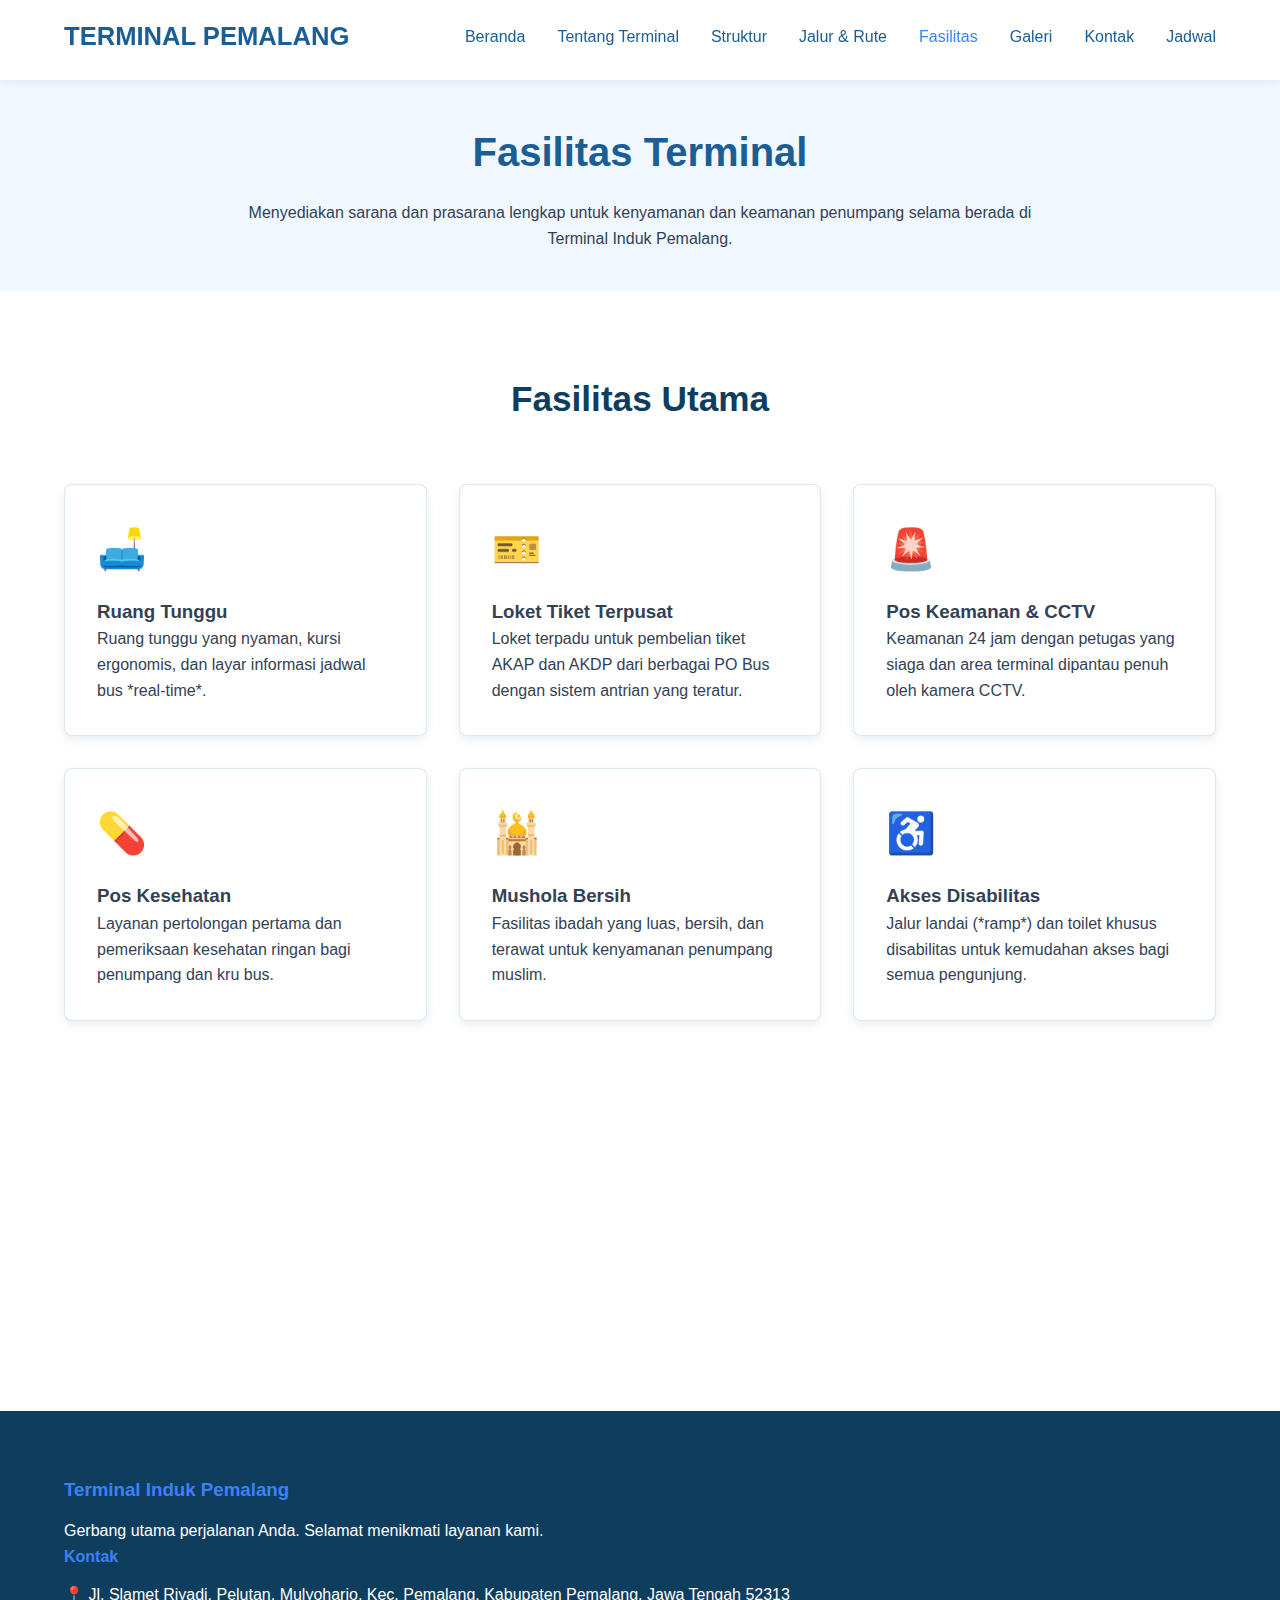
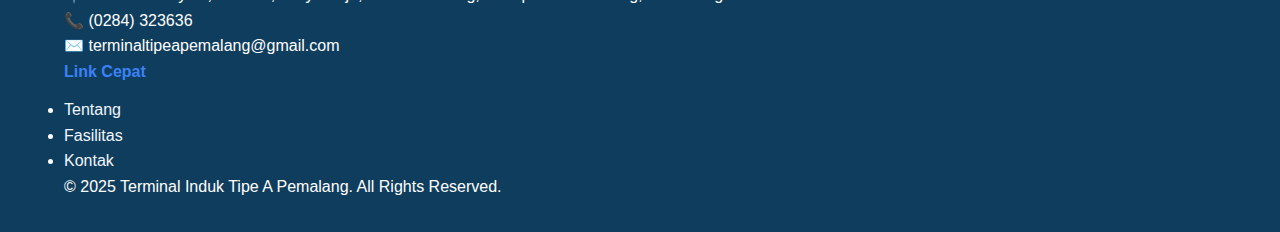
<file: pages/layanan.html>
<!DOCTYPE html>
<html lang="id">
<head>
    <meta charset="UTF-8">
    <meta name="viewport" content="width=device-width, initial-scale=1.0">
    <title>Fasilitas - Terminal Induk Tipe A Pemalang</title> 
    <link rel="stylesheet" href="../assets/css/style.css"> 
</head>
<body>
    <nav class="navbar">
        <div class="container">
            <div class="nav-content"> 
                <div class="nav-brand">
                    <h2>TERMINAL PEMALANG</h2>
                </div>
                <button class="nav-toggle" id="navToggle">
                    <span></span>
                    <span></span>
                    <span></span>
                </button>
                <ul class="nav-menu" id="navMenu">
                    <li><a href="../index.html">Beranda</a></li>
                    <li><a href="about.html">Tentang Terminal</a></li>
                    <li><a href="visi-misi.html">Struktur</a></li>
                    <li><a href="organisasi.html">Jalur & Rute</a></li>
                    <li><a href="layanan.html" class="active">Fasilitas</a></li> 
                    <li><a href="galeri.html">Galeri</a></li>
                    <li><a href="kontak.html">Kontak</a></li>
                    <li><a href="jadwal_bus.html">Jadwal</a></li>
                </ul>
            </div>
        </div>
    </nav>

    <section class="page-header">
        <div class="container">
            <h1>Fasilitas Terminal</h1>
            <p data-animate>Menyediakan sarana dan prasarana lengkap untuk kenyamanan dan keamanan penumpang selama berada di Terminal Induk Pemalang.</p>
        </div>
    </section>

    <section class="page-content">
        <div class="container">
            <h2 class="section-title" data-animate>Fasilitas Utama</h2>

            <div class="menu-grid">
                
                <div class="info-card" data-animate>
                    <div class="icon">🛋️</div>
                    <h3>Ruang Tunggu</h3>
                    <p>Ruang tunggu yang nyaman, kursi ergonomis, dan layar informasi jadwal bus *real-time*.</p>
                </div>

                <div class="info-card" data-animate>
                    <div class="icon">🎫</div>
                    <h3>Loket Tiket Terpusat</h3>
                    <p>Loket terpadu untuk pembelian tiket AKAP dan AKDP dari berbagai PO Bus dengan sistem antrian yang teratur.</p>
                </div>

                <div class="info-card" data-animate>
                    <div class="icon">🚨</div>
                    <h3>Pos Keamanan & CCTV</h3>
                    <p>Keamanan 24 jam dengan petugas yang siaga dan area terminal dipantau penuh oleh kamera CCTV.</p>
                </div>
                
                <div class="info-card" data-animate>
                    <div class="icon">💊</div>
                    <h3>Pos Kesehatan</h3>
                    <p>Layanan pertolongan pertama dan pemeriksaan kesehatan ringan bagi penumpang dan kru bus.</p>
                </div>

                <div class="info-card" data-animate>
                    <div class="icon">🕌</div>
                    <h3>Mushola Bersih</h3>
                    <p>Fasilitas ibadah yang luas, bersih, dan terawat untuk kenyamanan penumpang muslim.</p>
                </div>
                
                <div class="info-card" data-animate>
                    <div class="icon">♿</div>
                    <h3>Akses Disabilitas</h3>
                    <p>Jalur landai (*ramp*) dan toilet khusus disabilitas untuk kemudahan akses bagi semua pengunjung.</p>
                </div>
            </div>

            <div class="callout" style="margin-top: 4rem; text-align: center;" data-animate>
                <h3 style="color: var(--primary);">Informasi Tambahan</h3>
                <p style="margin-top: 1rem;">Kami selalu berusaha meningkatkan kualitas fasilitas kami. Silakan berikan masukan melalui kontak kami.</p>
                <ul style="list-style: none; padding: 1.5rem 0; color: var(--text-color); font-weight: 500;">
                    <li>✔ Area Parkir Kendaraan Pribadi yang Luas</li>
                    <li>✔ Area Komersil & Kuliner (Food Court)</li>
                    <li>✔ Toilet dan Kamar Mandi Gratis</li>
                </ul>
            </div>
            
        </div>
    </section>

    <footer class="footer">
        <div class="wave-footer"></div>
        <div class="container">
            <div class="footer-content">
                <div class="footer-section">
                    <h3>Terminal Induk Pemalang</h3>
                    <p>Gerbang utama perjalanan Anda. Selamat menikmati layanan kami.</p>
                </div>
                <div class="footer-section">
                    <h4>Kontak</h4>
                    <p>📍 Jl. Slamet Riyadi, Pelutan, Mulyoharjo, Kec. Pemalang, Kabupaten Pemalang, Jawa Tengah 52313</p>
                    <p>📞 (0284) 323636</p>
                    <p>✉️ terminaltipeapemalang@gmail.com</p>
                </div>
                <div class="footer-section">
                    <h4>Link Cepat</h4>
                    <ul>
                        <li><a href="about.html">Tentang</a></li>
                        <li><a href="layanan.html">Fasilitas</a></li>
                        <li><a href="kontak.html">Kontak</a></li>
                    </ul>
                </div>
            </div>
            <div class="footer-bottom">
                <p>&copy; 2025 Terminal Induk Tipe A Pemalang. All Rights Reserved.</p>
            </div>
        </div>
    </footer>

    <script src="../assets/js/script.js"></script> 
</body>
</html>
</file>
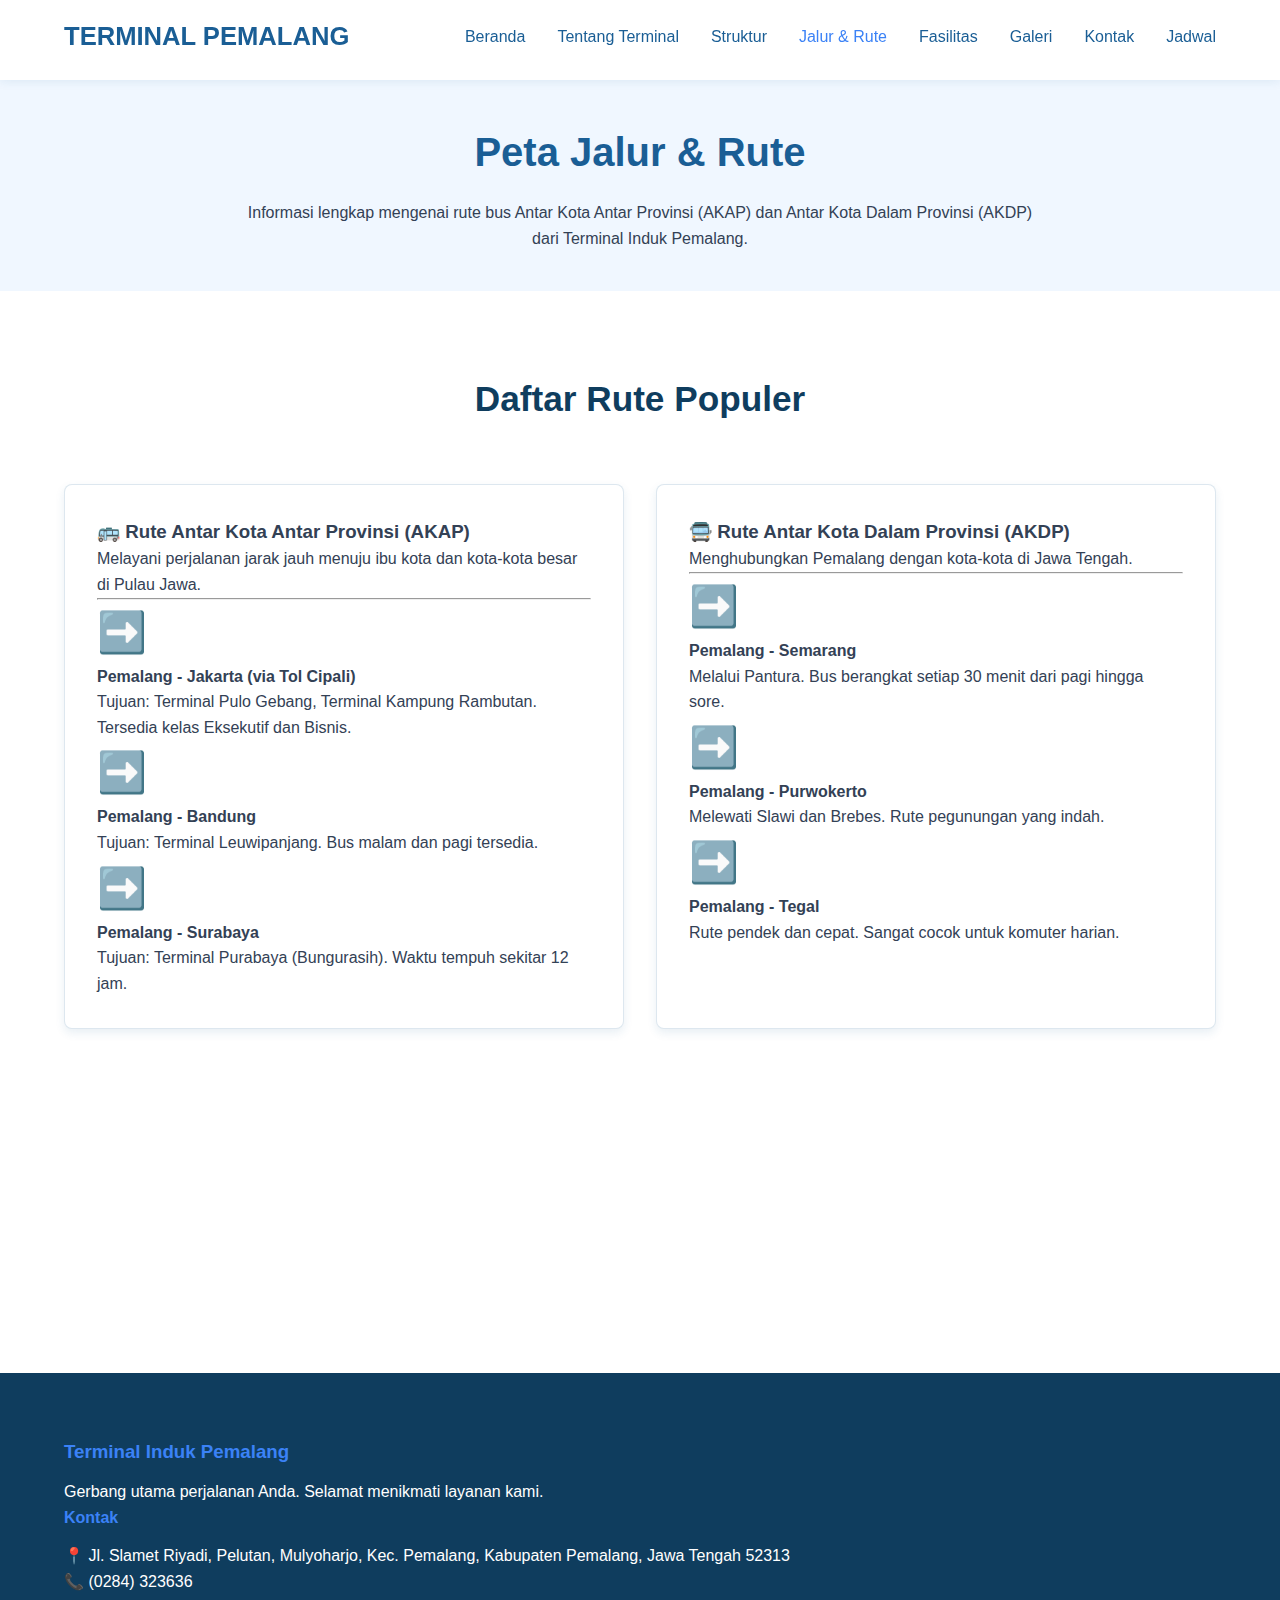
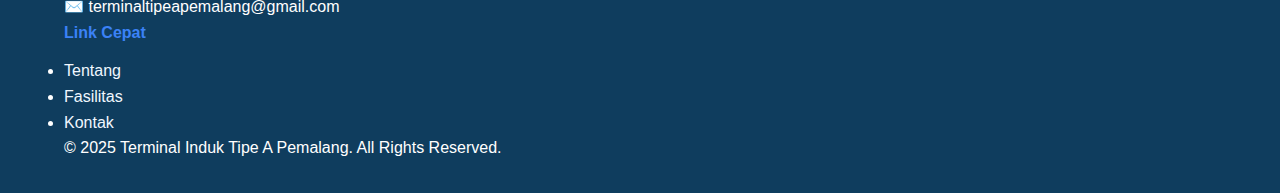
<file: pages/organisasi.html>
<!DOCTYPE html>
<html lang="id">
<head>
    <meta charset="UTF-8">
    <meta name="viewport" content="width=device-width, initial-scale=1.0">
    <title>Jalur & Rute - Terminal Induk Tipe A Pemalang</title>
    <link rel="stylesheet" href="../assets/css/style.css"> 
</head>
<body>
    <nav class="navbar">
        <div class="container">
            <div class="nav-content"> 
                <div class="nav-brand">
                    <h2>TERMINAL PEMALANG</h2>
                </div>
                <button class="nav-toggle" id="navToggle">
                    <span></span>
                    <span></span>
                    <span></span>
                </button>
                <ul class="nav-menu" id="navMenu">
                    <li><a href="../index.html">Beranda</a></li>
                    <li><a href="about.html">Tentang Terminal</a></li>
                    <li><a href="visi-misi.html">Struktur</a></li>
                    <li><a href="organisasi.html" class="active">Jalur & Rute</a></li> 
                    <li><a href="layanan.html">Fasilitas</a></li>
                    <li><a href="galeri.html">Galeri</a></li>
                    <li><a href="kontak.html">Kontak</a></li>
                    <li><a href="jadwal_bus.html">Jadwal</a></li>
                </ul>
            </div>
        </div>
    </nav>

    <section class="page-header">
        <div class="container">
            <h1>Peta Jalur & Rute</h1>
            <p data-animate>Informasi lengkap mengenai rute bus Antar Kota Antar Provinsi (AKAP) dan Antar Kota Dalam Provinsi (AKDP) dari Terminal Induk Pemalang.</p>
        </div>
    </section>

    <section class="page-content">
        <div class="container">
            <h2 class="section-title" data-animate>Daftar Rute Populer</h2>

            <div class="org-grid" data-animate>
                
                <div class="org-card" data-animate>
                    <h3>🚌 Rute Antar Kota Antar Provinsi (AKAP)</h3>
                    <p class="section-description" data-animate>Melayani perjalanan jarak jauh menuju ibu kota dan kota-kota besar di Pulau Jawa.</p>
                    <hr>
                    <div class="info-list">
                        <div class="info-item">
                            <span class="icon">➡️</span>
                            <div>
                                <h4>Pemalang - Jakarta (via Tol Cipali)</h4>
                                <p>Tujuan: Terminal Pulo Gebang, Terminal Kampung Rambutan. Tersedia kelas Eksekutif dan Bisnis.</p>
                            </div>
                        </div>
                        <div class="info-item">
                            <span class="icon">➡️</span>
                            <div>
                                <h4>Pemalang - Bandung</h4>
                                <p>Tujuan: Terminal Leuwipanjang. Bus malam dan pagi tersedia.</p>
                            </div>
                        </div>
                        <div class="info-item">
                            <span class="icon">➡️</span>
                            <div>
                                <h4>Pemalang - Surabaya</h4>
                                <p>Tujuan: Terminal Purabaya (Bungurasih). Waktu tempuh sekitar 12 jam.</p>
                            </div>
                        </div>
                    </div>
                </div>

                <div class="org-card" data-animate>
                    <h3>🚍 Rute Antar Kota Dalam Provinsi (AKDP)</h3>
                    <p class="section-description" data-animate>Menghubungkan Pemalang dengan kota-kota di Jawa Tengah.</p>
                    <hr>
                    <div class="info-list">
                        <div class="info-item">
                            <span class="icon">➡️</span>
                            <div>
                                <h4>Pemalang - Semarang</h4>
                                <p>Melalui Pantura. Bus berangkat setiap 30 menit dari pagi hingga sore.</p>
                            </div>
                        </div>
                        <div class="info-item">
                            <span class="icon">➡️</span>
                            <div>
                                <h4>Pemalang - Purwokerto</h4>
                                <p>Melewati Slawi dan Brebes. Rute pegunungan yang indah.</p>
                            </div>
                        </div>
                        <div class="info-item">
                            <span class="icon">➡️</span>
                            <div>
                                <h4>Pemalang - Tegal</h4>
                                <p>Rute pendek dan cepat. Sangat cocok untuk komuter harian.</p>
                            </div>
                        </div>
                    </div>
                </div>
            </div>

            <div class="callout" style="margin-top: 4rem; text-align: center;" data-animate>
                <h3 style="color: var(--primary);">Tidak menemukan rute Anda?</h3>
                <p style="margin-top: 1rem;">Cek informasi lebih detail atau hubungi pos informasi kami untuk jadwal keberangkatan bus terbaru.</p>
                <a href="kontak.html" class="btn-primary" style="margin-top: 1.5rem;">Cek Jadwal & Hubungi Kami</a>
            </div>

        </div>
    </section>

    <footer class="footer">
        <div class="wave-footer"></div>
        <div class="container">
            <div class="footer-content">
                <div class="footer-section">
                    <h3>Terminal Induk Pemalang</h3>
                    <p>Gerbang utama perjalanan Anda. Selamat menikmati layanan kami.</p>
                </div>
                <div class="footer-section">
                    <h4>Kontak</h4>
                    <p>📍 Jl. Slamet Riyadi, Pelutan, Mulyoharjo, Kec. Pemalang, Kabupaten Pemalang, Jawa Tengah 52313</p>
                    <p>📞 (0284) 323636</p>
                    <p>✉️ terminaltipeapemalang@gmail.com</p>
                </div>
                <div class="footer-section">
                    <h4>Link Cepat</h4>
                    <ul>
                        <li><a href="about.html">Tentang</a></li>
                        <li><a href="layanan.html">Fasilitas</a></li>
                        <li><a href="kontak.html">Kontak</a></li>
                    </ul>
                </div>
            </div>
            <div class="footer-bottom">
                <p>&copy; 2025 Terminal Induk Tipe A Pemalang. All Rights Reserved.</p>
            </div>
        </div>
    </footer>

    <script src="../assets/js/script.js"></script> 
</body>
</html>
</file>
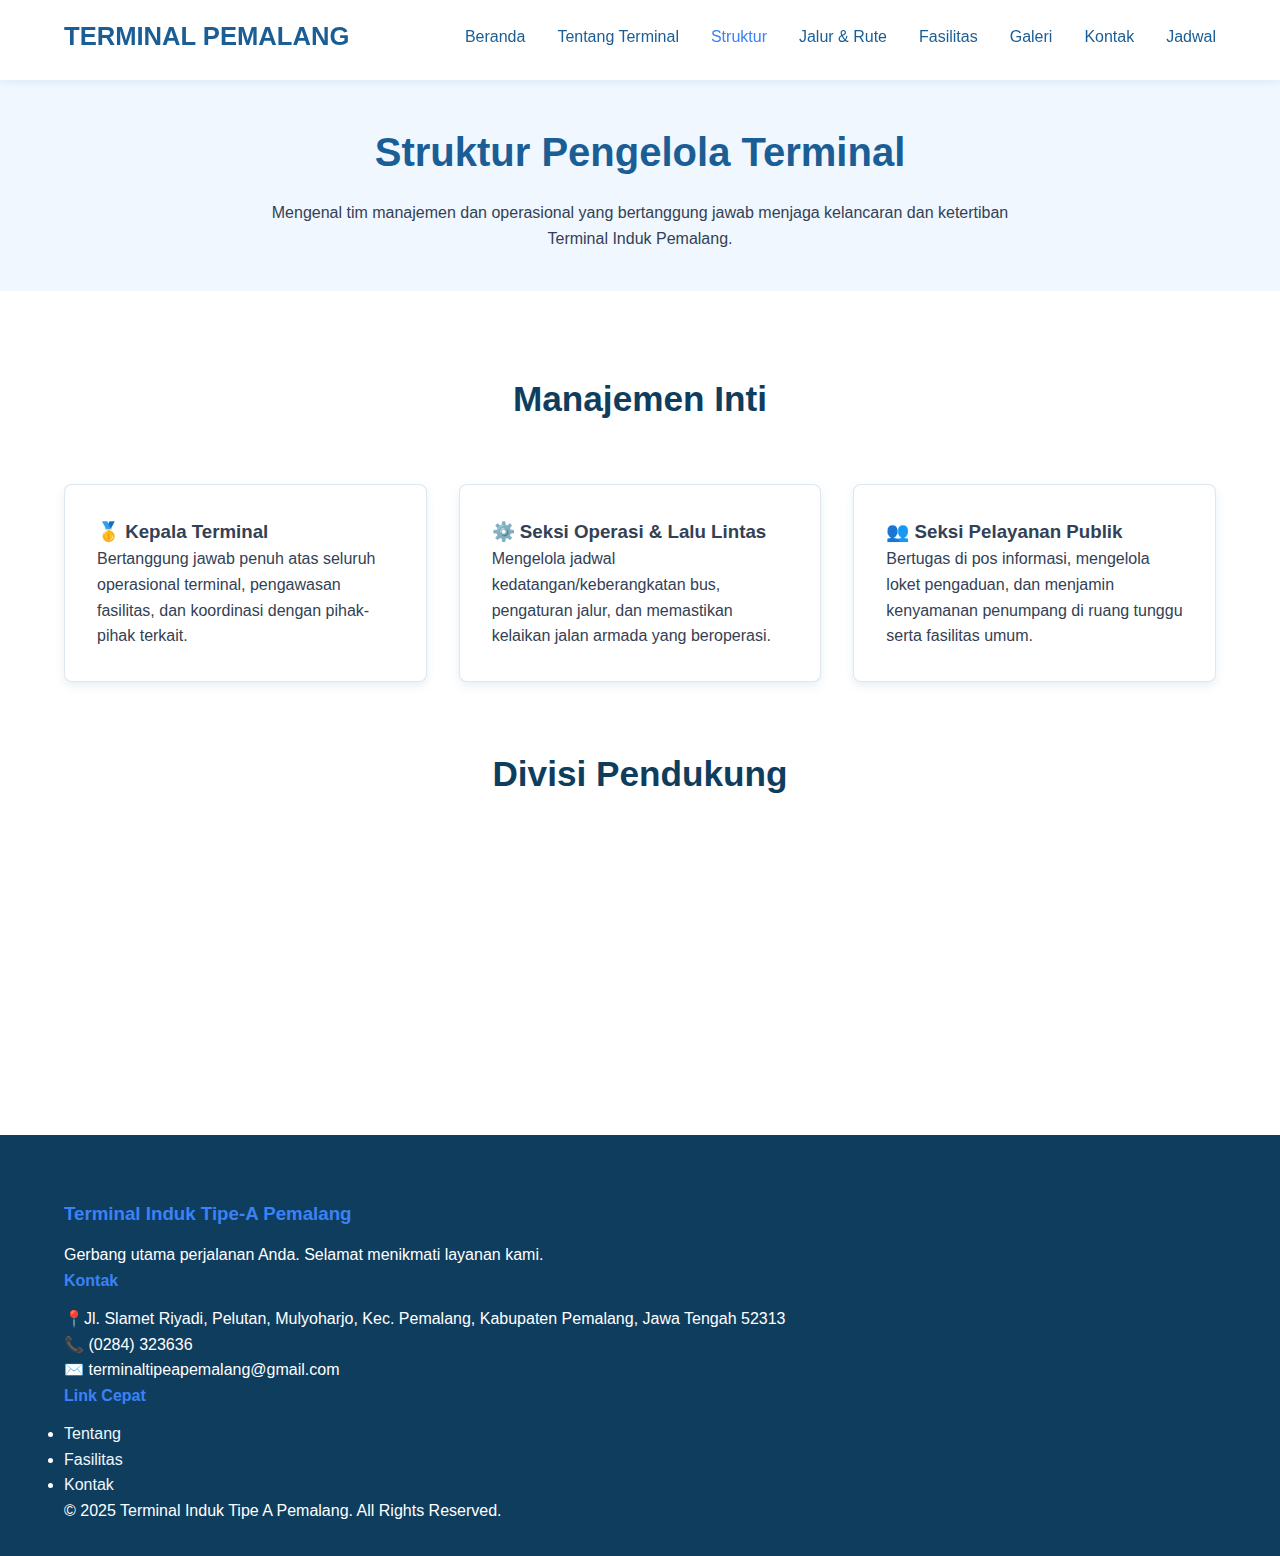
<file: pages/visi-misi.html>
<!DOCTYPE html>
<html lang="id">
<head>
    <meta charset="UTF-8">
    <meta name="viewport" content="width=device-width, initial-scale=1.0">
    <title>Struktur Organisasi - Terminal Induk Tipe A Pemalang</title>
    <link rel="stylesheet" href="../assets/css/style.css">
</head>
<body>
    <nav class="navbar">
        <div class="container">
            <div class="nav-content"> 
                <div class="nav-brand">
                    <h2>TERMINAL PEMALANG</h2>
                </div>
                <button class="nav-toggle" id="navToggle">
                    <span></span>
                    <span></span>
                    <span></span>
                </button>
                <ul class="nav-menu" id="navMenu">
                    <li><a href="../index.html">Beranda</a></li>
                    <li><a href="about.html">Tentang Terminal</a></li>
                    <li><a href="visi-misi.html" class="active">Struktur</a></li> 
                    <li><a href="organisasi.html">Jalur & Rute</a></li>
                    <li><a href="layanan.html">Fasilitas</a></li>
                    <li><a href="galeri.html">Galeri</a></li>
                    <li><a href="kontak.html">Kontak</a></li>
                    <li><a href="jadwal_bus.html">Jadwal</a></li>
                </ul>
            </div>
        </div>
    </nav>

    <section class="page-header">
        <div class="container">
            <h1>Struktur Pengelola Terminal</h1>
            <p data-animate>Mengenal tim manajemen dan operasional yang bertanggung jawab menjaga kelancaran dan ketertiban Terminal Induk Pemalang.</p>
        </div>
    </section>

    <section class="page-content">
        <div class="container">
            <h2 class="section-title" data-animate>Manajemen Inti</h2>
            
            <div class="org-grid">
                
                <div class="org-card" data-animate>
                    <h3>🥇 Kepala Terminal</h3>
                    <p>Bertanggung jawab penuh atas seluruh operasional terminal, pengawasan fasilitas, dan koordinasi dengan pihak-pihak terkait.</p>
                </div>

                <div class="org-card" data-animate>
                    <h3>⚙️ Seksi Operasi & Lalu Lintas</h3>
                    <p>Mengelola jadwal kedatangan/keberangkatan bus, pengaturan jalur, dan memastikan kelaikan jalan armada yang beroperasi.</p>
                </div>

                <div class="org-card" data-animate>
                    <h3>👥 Seksi Pelayanan Publik</h3>
                    <p>Bertugas di pos informasi, mengelola loket pengaduan, dan menjamin kenyamanan penumpang di ruang tunggu serta fasilitas umum.</p>
                </div>
            </div>

            <h2 class="section-title" style="margin-top: 4rem;" data-animate>Divisi Pendukung</h2>
            
            <div class="org-grid">
                
                <div class="org-card" data-animate>
                    <h3>🛡️ Petugas Keamanan</h3>
                    <p>Melaksanakan pengamanan 24 jam di seluruh area terminal dan berkoordinasi dengan pihak kepolisian.</p>
                </div>

                <div class="org-card" data-animate>
                    <h3>🔧 Tim Perawatan Fasilitas</h3>
                    <p>Bertanggung jawab atas kebersihan, perbaikan, dan perawatan rutin seluruh fasilitas fisik terminal.</p>
                </div>
            </div>
        </div>
    </section>

    <footer class="footer">
        <div class="wave-footer"></div>
        <div class="container">
            <div class="footer-content">
                <div class="footer-section"><h3>Terminal Induk Tipe-A Pemalang</h3><p>Gerbang utama perjalanan Anda. Selamat menikmati layanan kami.</p></div>
                <div class="footer-section"><h4>Kontak</h4><p>📍Jl. Slamet Riyadi, Pelutan, Mulyoharjo, Kec. Pemalang, Kabupaten Pemalang, Jawa Tengah 52313</p><p>📞 (0284) 323636</p><p>✉️ terminaltipeapemalang@gmail.com</p></div>
                <div class="footer-section"><h4>Link Cepat</h4><ul><li><a href="about.html">Tentang</a></li><li><a href="layanan.html">Fasilitas</a></li><li><a href="kontak.html">Kontak</a></li></ul></div>
            </div>
            <div class="footer-bottom"><p>&copy; 2025 Terminal Induk Tipe A Pemalang. All Rights Reserved.</p></div>
        </div>
    </footer>
    <script src="../assets/js/script.js"></script>
</body>
</html>
</file>
<file: assets/css/style.css>
/* Reset & Base */
* {
    margin: 0;
    padding: 0;
    box-sizing: border-box;
}

/* FIX: Navbar Overlap Fix for Anchor Links (untuk smooth scroll ke bagian halaman) */
html {
    scroll-padding-top: 80px;
}

:root {
    /* Palet Biru-Putih yang Bersih */
    --primary: #1a5e95;
    /* Biru Tua, Tegas */
    --secondary: #3b82f6;
    /* Biru Cerah, Aksen Interaksi */
    --dark: #0f3d5e;
    /* Biru Sangat Tua */
    --light: #f0f7ff;
    /* Putih Kebiruan Sangat Lembut */
    --white: #ffffff;
    /* Putih Bersih */
    --text-color: #334155;
    /* Abu-abu Kebiruan untuk teks */
    --shadow-light: rgba(26, 94, 149, 0.1);
    --shadow-strong: rgba(26, 94, 149, 0.2);
    --border-color: rgba(26, 94, 149, 0.15);
    --transition: 0.3s ease-in-out;
}

/* FIX: Navbar Overlap Fix for Content (mendorong semua konten ke bawah) */
body {
    padding-top: 80px;
    font-family: 'Segoe UI', Tahoma, Geneva, Verdana, sans-serif;
    color: var(--text-color);
    background: var(--white);
    overflow-x: hidden;
    line-height: 1.6;
}

.container {
    max-width: 1200px;
    margin: 0 auto;
    padding: 0 24px;
}

/* --------------------
/* NAVBAR 
/* -------------------- */
.navbar {
    position: fixed;
    top: 0;
    width: 100%;
    background: var(--white);
    z-index: 1000;
    box-shadow: 0 1px 10px var(--shadow-light);
    /* REVISI: Tambahkan transisi untuk pergerakan transform */
    transition: background var(--transition), box-shadow var(--transition), transform var(--transition);
    height: 80px;
}

/* REVISI: Class untuk menyembunyikan navbar (menggeser 100% tinggi ke atas) */
.navbar.hidden {
    transform: translateY(-100%);
}

/* Class ini ditambahkan oleh JS saat scroll */
.navbar.scrolled {
    background: var(--primary);
    box-shadow: 0 4px 15px rgba(0, 0, 0, 0.2);
}

.navbar.scrolled .nav-brand h2,
.navbar.scrolled .nav-menu a,
.navbar.scrolled .nav-toggle span {
    color: var(--white);
    /* REVISI: Hapus background pada nav-toggle span agar warna berubah di mode 'scrolled' */
    /* background: var(--white); */
}

.navbar.scrolled .nav-toggle span {
    background: var(--white);
}

.nav-content {
    display: flex;
    justify-content: space-between;
    align-items: center;
    padding: 1rem 0;
    height: 100%;
}

.nav-brand h2 {
    color: var(--primary);
    font-size: 1.6rem;
    transition: color var(--transition);
}

.nav-menu {
    list-style: none;
    display: flex;
    gap: 2rem;
}

.nav-menu a {
    color: var(--primary);
    text-decoration: none;
    padding: 5px 0;
    font-weight: 500;
    transition: color var(--transition);
}

.nav-menu a:hover,
.nav-menu a.active {
    color: var(--secondary);
}

/* Nav Toggle (Hamburger) */
.nav-toggle {
    display: none;
    flex-direction: column;
    justify-content: space-around;
    width: 30px;
    height: 25px;
    background: transparent;
    border: none;
    cursor: pointer;
    padding: 0;
    z-index: 10;
}

.nav-toggle span {
    display: block;
    width: 100%;
    height: 3px;
    background: var(--primary);
    border-radius: 10px;
    transition: all 0.3s linear;
    transform-origin: 1px;
}

.nav-toggle.open span:nth-child(1) {
    transform: rotate(45deg);
}

.nav-toggle.open span:nth-child(2) {
    opacity: 0;
    transform: translateX(20px);
}

.nav-toggle.open span:nth-child(3) {
    transform: rotate(-45deg);
}

/* --------------------
/* HERO SECTION 
/* -------------------- */
.hero {
    min-height: calc(100vh - 80px);
    /* Disesuaikan dengan tinggi navbar */
    background: var(--light);
    display: flex;
    justify-content: center;
    align-items: center;
    text-align: center;
    position: relative;
    overflow: hidden;
    padding: 20px 0;
}

.bubbles {
    position: absolute;
    top: 0;
    left: 0;
    width: 100%;
    height: 100%;
    overflow: hidden;
    z-index: 1;
}

/* ... (Gaya dan Keyframes untuk .bubble) ... */
.bubble {
    position: absolute;
    display: block;
    list-style: none;
    width: 20px;
    height: 20px;
    background: rgba(255, 255, 255, 0.1);
    animation: animateBubbles 25s linear infinite;
    bottom: -150px;
}

.bubble:nth-child(1) {
    left: 25%;
    width: 80px;
    height: 80px;
    animation-delay: 0s;
}

.bubble:nth-child(2) {
    left: 10%;
    width: 20px;
    height: 20px;
    animation-delay: 2s;
    animation-duration: 12s;
}

.bubble:nth-child(3) {
    left: 70%;
    width: 20px;
    height: 20px;
    animation-delay: 4s;
}

.bubble:nth-child(4) {
    left: 40%;
    width: 60px;
    height: 60px;
    animation-delay: 0s;
    animation-duration: 18s;
}

.bubble:nth-child(5) {
    left: 65%;
    width: 20px;
    height: 20px;
    animation-delay: 0s;
}

.bubble:nth-child(6) {
    left: 35%;
    width: 110px;
    height: 110px;
    animation-delay: 3s;
}

@keyframes animateBubbles {
    0% {
        transform: translateY(0) rotate(0deg);
        opacity: 1;
        border-radius: 0;
    }

    100% {
        transform: translateY(-1000px) rotate(720deg);
        opacity: 0;
        border-radius: 50%;
    }
}

.hero-content {
    z-index: 10;
}

.hero h1 {
    font-size: 3.2rem;
    color: var(--primary);
    font-weight: 700;
    margin-bottom: 0.5rem;
}

.hero h2 {
    font-size: 2rem;
    color: var(--secondary);
    font-weight: 400;
}

/* --------------------
/* Button & Interactivity
/* -------------------- */
.btn-primary {
    display: inline-block;
    margin-top: 2rem;
    padding: 12px 30px;
    background: var(--primary);
    color: var(--white);
    text-decoration: none;
    border: 2px solid var(--primary);
    border-radius: 4px;
    font-weight: 600;
    transition: all var(--transition);
}

.btn-primary:hover {
    background: var(--secondary);
    border-color: var(--secondary);
    transform: translateY(-3px);
    box-shadow: 0 5px 15px var(--shadow-light);
}

/* --------------------
/* Sections & Cards 
/* -------------------- */
.highlight,
.menu-section,
.page-content {
    padding: 80px 0;
}

.section-title {
    text-align: center;
    font-size: 2.2rem;
    color: var(--dark);
    margin-bottom: 3.5rem;
    font-weight: 600;
}

.page-header {
    background: var(--light);
    padding: 40px 0;
    text-align: center;
    margin-bottom: 0;
}

.page-header h1 {
    font-size: 2.5rem;
    color: var(--primary);
    margin-bottom: 1rem;
}

.page-header p {
    max-width: 800px;
    margin: 0 auto;
    color: var(--text-color);
}

.highlight-grid,
.menu-grid,
.org-grid {
    display: grid;
    gap: 2rem;
}

@media (min-width: 769px) {
    .highlight-grid {
        grid-template-columns: repeat(3, 1fr);
    }

    .menu-grid {
        grid-template-columns: repeat(auto-fit, minmax(280px, 1fr));
    }

    .org-grid {
        grid-template-columns: repeat(auto-fit, minmax(350px, 1fr));
    }

    .contact-grid {
        grid-template-columns: 1fr 1.5fr;
    }
}

.highlight-card,
.menu-card,
.info-card,
.org-card,
.contact-card {
    background: var(--white);
    border: 1px solid var(--border-color);
    border-radius: 8px;
    padding: 2rem;
    transition: all var(--transition);
    text-decoration: none;
    color: var(--text-color);
    box-shadow: 0 4px 10px var(--shadow-light);
}

.menu-card,
.org-card {
    display: block;
}

/* Interaktif: Efek Hover */
.highlight-card:hover,
.menu-card:hover,
.info-card:hover,
.org-card:hover {
    box-shadow: 0 8px 20px var(--shadow-strong);
    transform: translateY(-5px);
    border-color: var(--secondary);
}

.highlight-card .icon,
.menu-card .menu-icon,
.info-card .icon,
.org-card .icon {
    font-size: 2.5rem;
    color: var(--secondary);
    margin-bottom: 1rem;
}

/* --------------------
/* Animasi Sederhana 
/* -------------------- */
[data-animate] {
    opacity: 0;
    transform: translateY(30px);
    transition: opacity 0.8s ease-out, transform 0.8s ease-out;
}

[data-animate].animate-in {
    opacity: 1;
    transform: translateY(0);
}

.fade-in {
    opacity: 0;
    animation: fadeIn 1s ease-out 1s forwards;
}

.fade-in-delay {
    opacity: 0;
    animation: fadeIn 1s ease-out 1.5s forwards;
}

.fade-in-delay-2 {
    opacity: 0;
    animation: fadeIn 1s ease-out 2s forwards;
}

.fade-in-delay-3 {
    opacity: 0;
    animation: fadeIn 1s ease-out 2.5s forwards;
}

@keyframes fadeIn {
    to {
        opacity: 1;
    }
}

/* --------------------
/* Footer & Wave
/* -------------------- */
.footer {
    background: var(--dark);
    color: var(--white);
    padding: 4rem 0 2rem;
    position: relative;
    margin-top: 50px;
}

.footer h3,
.footer h4 {
    color: var(--secondary);
    margin-bottom: 0.8rem;
}

.footer a {
    color: var(--light);
    text-decoration: none;
    transition: color var(--transition);
}

.footer a:hover {
    color: var(--secondary);
}



/* --------------------
/* GALERI 
/* (DIUBAH UNTUK SOLUSI 2: DIV + BACKGROUND IMAGE)
/* -------------------- */
/* --------------------
/* GALERI 
/* (DIUBAH UNTUK SOLUSI 2: DIV + BACKGROUND IMAGE)
/* -------------------- */
.gallery-grid {
    /* MENGATUR UKURAN KOLOM DAN JUMLAH JEDA (MARGIN) */
    grid-template-columns: repeat(auto-fit, minmax(250px, 1fr));
    gap: 1.5rem;
}

/* --------------------
/* GALERI 
/* (DIUBAH UNTUK SOLUSI 2: DIV + BACKGROUND IMAGE)
/* -------------------- */
/* GALERI */
.gallery-grid {
    display: grid;
    grid-template-columns: repeat(auto-fit, minmax(200px, 1fr));
    gap: 1.2rem; /* Spasi antar kotak */
}

/* ITEM */
.gallery-item {
    overflow: hidden;
    border-radius: 10px;
    box-shadow: 0 4px 10px var(--shadow-light);
    cursor: pointer;
    transition: transform var(--transition);
}

/* Membuat bentuk benar-benar persegi */
.gallery-item.image-bg {
    aspect-ratio: 1 / 1; /* KOTAK */
    background-size: cover;
    background-position: center;
    background-repeat: no-repeat;
}

/* Hover */
.gallery-item:hover {
    transform: scale(1.05);
}

/* RESPONSIVE */
@media (max-width: 768px) {
    .gallery-grid {
        gap: 1rem;
    }

    .gallery-item.image-bg {
        aspect-ratio: 1 / 1; /* Tetap kotak di mobile */
    }
}

/* HAPUS GAYA UNTUK <img> KARENA SEKARANG ANDA MENGGUNAKAN DIV.image-bg */
/* Ini adalah bagian yang dikoreksi/dihapus dari kode Anda yang sebelumnya berkonflik */

/* --------------------
/* KONTAK 
/* -------------------- */
.contact-info .info-item {
    display: flex;
    align-items: flex-start;
    gap: 1rem;
    margin-bottom: 1.5rem;
}

.contact-form input,
.contact-form textarea {
    width: 100%;
    padding: 12px;
    margin-bottom: 1rem;
    border: 1px solid var(--border-color);
    border-radius: 4px;
    transition: border-color var(--transition), box-shadow var(--transition);
}

.contact-form input:focus,
.contact-form textarea:focus {
    border-color: var(--secondary);
    box-shadow: 0 0 0 3px rgba(59, 130, 246, 0.2);
    outline: none;
}

.map-container {
    border-radius: 8px;
    overflow: hidden;
    box-shadow: 0 5px 20px var(--shadow-light);
}

.map-container iframe {
    width: 100%;
    height: 400px;
    border: none;
    display: block;
}

/* --------------------
/* Responsive 
/* -------------------- */
@media (max-width: 768px) {

    /* Navbar Mobile */
    .nav-toggle {
        display: flex;
    }

    .navbar {
        height: 60px;
    }

    body {
        padding-top: 60px;
    }

    html {
        scroll-padding-top: 60px;
    }

    .nav-content {
        padding: 0.5rem 0;
    }

    .nav-menu {
        position: fixed;
        top: 60px;
        left: -100%;
        background: var(--primary);
        flex-direction: column;
        padding: 2rem 24px;
        width: 100%;
        min-height: calc(100vh - 60px);
        transition: left var(--transition);
        box-shadow: 0 5px 15px rgba(0, 0, 0, 0.5);
    }

    .nav-menu.active {
        left: 0;
    }

    .nav-menu a {
        color: var(--white);
        border-bottom: 1px solid rgba(255, 255, 255, 0.2);
        padding: 15px 0;
        display: block;
        text-align: center;
    }

    .nav-menu a:hover {
        color: var(--secondary);
    }

    /* Hero & Halaman */
    .hero {
        min-height: 70vh;
    }

    .hero h1 {
        font-size: 2rem;
    }

    .hero h2 {
        font-size: 1.4rem;
    }

    .highlight-grid,
    .menu-grid,
    .org-grid,
    .contact-grid {
        grid-template-columns: 1fr;
    }

    /* Footer */
    .footer-content {
        grid-template-columns: 1fr;
        text-align: center;
        gap: 2rem;
    }
}

/* Gaya dasar untuk tabel jadwal bus agar konsisten dengan tema */
.bus-schedule-table {
    width: 100%;
    border-collapse: collapse;
    margin-top: 1.5rem;
    text-align: left;
}

.bus-schedule-table th,
.bus-schedule-table td {
    padding: 12px 15px;
    border-bottom: 1px solid var(--border-color);
    /* Menggunakan variabel dari style.css */
}

.bus-schedule-table th {
    background-color: var(--primary);
    /* Biru Tua */
    color: var(--white);
    font-weight: 600;
    text-transform: uppercase;
    font-size: 0.9rem;
}

.bus-schedule-table tbody tr:hover {
    background-color: var(--light);
    /* Putih Kebiruan Lembut saat hover */
}

.table-responsive {
    overflow-x: auto;
    border: 1px solid var(--border-color);
    border-radius: 8px;
    box-shadow: 0 4px 10px var(--shadow-light);
}

/* Hilangkan border-radius pada tabel itu sendiri agar tidak double */
.table-responsive table {
    border-radius: 0;
    margin-top: 0;
}

.note-info {
    margin-top: 1.5rem;
    padding: 1rem;
    /* UBAH BARIS INI: Gunakan warna yang lebih netral, misalnya putih murni */
    background-color: var(--white); 
    /* ATAU: Ganti dengan kode warna netral, misalnya #f8f8f8 */
    /* background-color: #f8f8f8; */
    
    border-left: 5px solid var(--secondary);
    color: var(--text-color);
    border-radius: 4px;
}
</file>
